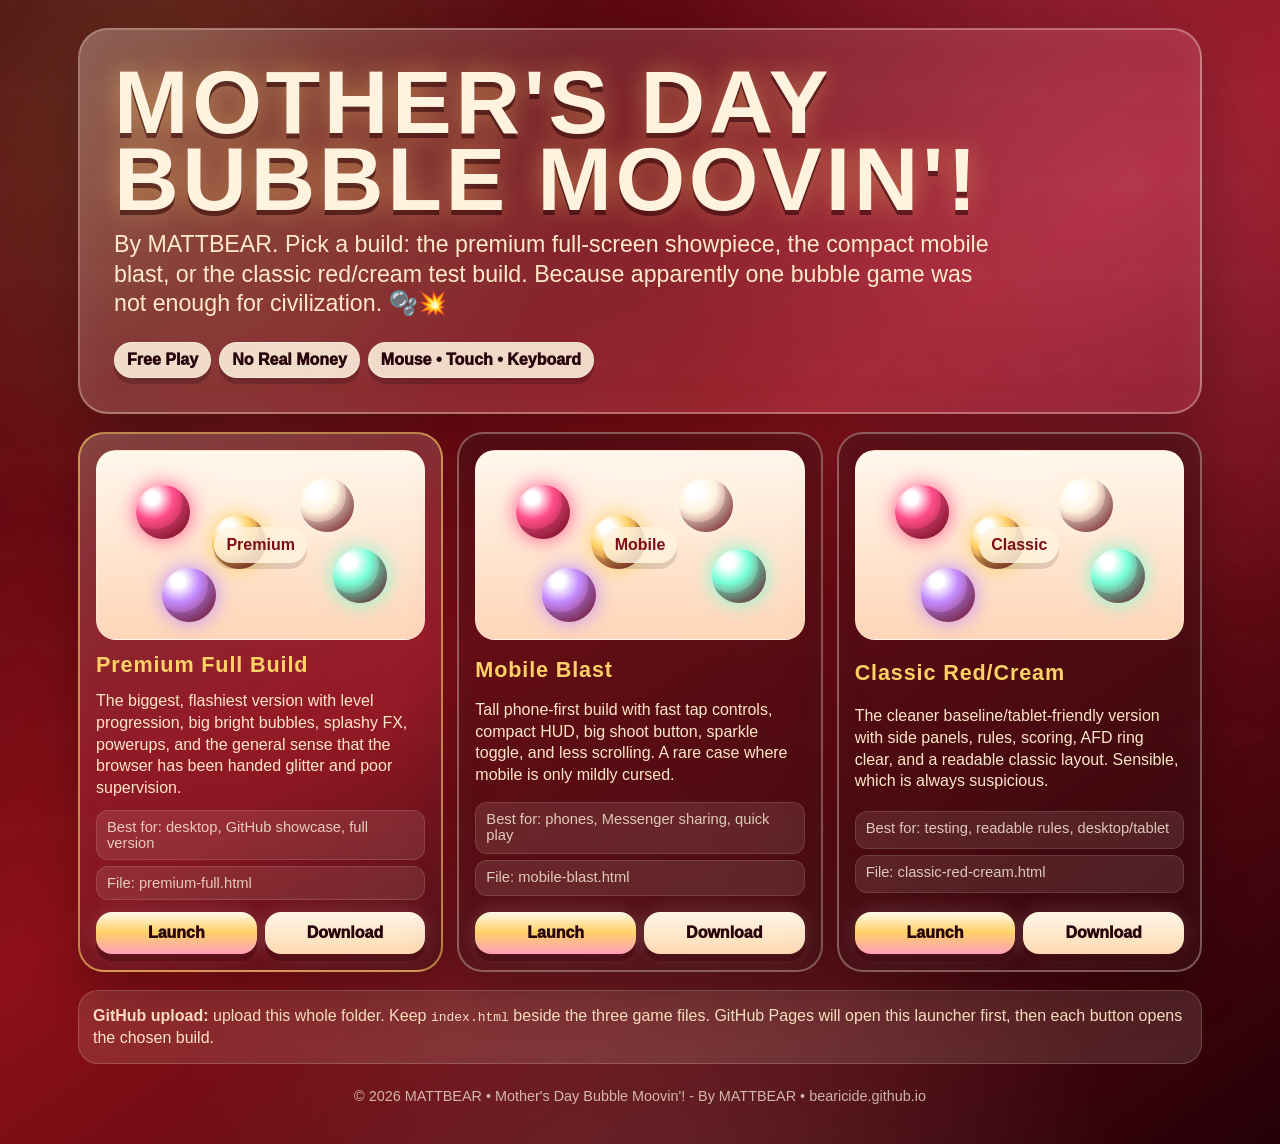
<file: index.html>
<!DOCTYPE html>
<html lang="en">
<head>
<meta charset="UTF-8" />
<meta name="viewport" content="width=device-width, initial-scale=1.0, viewport-fit=cover" />
<title>Mother's Day Bubble Moovin'! - By MATTBEAR</title>
<meta name="description" content="Launcher index for Mother's Day Bubble Moovin'! - By MATTBEAR." />
<style>
:root{
  --red:#8f1018;--red2:#c9223a;--cream:#fff3df;--cream2:#ffe1c2;--pink:#ff6fa7;--gold:#ffd166;--ink:#27050b;--deep:#130005;
}
*{box-sizing:border-box}
html,body{margin:0;min-height:100%;background:#130005;color:var(--cream);font-family:Bahnschrift,"Arial Narrow",Arial,sans-serif;overflow-x:hidden}
body{background:
 radial-gradient(circle at 12% 10%,rgba(255,209,102,.22),transparent 28%),
 radial-gradient(circle at 88% 16%,rgba(255,111,167,.26),transparent 32%),
 radial-gradient(circle at 50% 110%,rgba(255,243,223,.14),transparent 35%),
 linear-gradient(145deg,#3a020b 0%,#8f1018 48%,#250008 100%)}
body:before{content:"";position:fixed;inset:0;pointer-events:none;opacity:.18;background-image:linear-gradient(30deg,rgba(255,255,255,.08) 12%,transparent 12.5%,transparent 87%,rgba(255,255,255,.08) 87.5%),linear-gradient(150deg,rgba(255,255,255,.08) 12%,transparent 12.5%,transparent 87%,rgba(255,255,255,.08) 87.5%);background-size:54px 92px}
.wrap{position:relative;z-index:1;width:min(1180px,100%);margin:0 auto;padding:clamp(14px,3vw,28px);display:grid;gap:18px}
.hero{border:2px solid rgba(255,243,223,.35);border-radius:30px;padding:clamp(18px,4vw,34px);background:linear-gradient(135deg,rgba(255,243,223,.17),rgba(255,111,167,.10));box-shadow:0 24px 80px rgba(0,0,0,.34),inset 0 0 36px rgba(255,255,255,.06);overflow:hidden;position:relative}
.hero:after{content:"";position:absolute;inset:-40%;background:linear-gradient(115deg,transparent 35%,rgba(255,255,255,.16) 50%,transparent 65%);animation:shine 5.5s infinite;transform:translateX(-40%) rotate(8deg)}
@keyframes shine{0%,38%{transform:translateX(-60%) rotate(8deg)}68%,100%{transform:translateX(60%) rotate(8deg)}}
h1{position:relative;z-index:1;margin:0;text-transform:uppercase;letter-spacing:.04em;font-size:clamp(2.2rem,7vw,6.4rem);line-height:.86;text-shadow:0 5px 0 rgba(40,0,5,.55),0 0 24px rgba(255,209,102,.42)}
.sub{position:relative;z-index:1;margin-top:12px;font-size:clamp(1rem,2.2vw,1.45rem);color:#ffe9c9;max-width:880px;line-height:1.28}
.badges{position:relative;z-index:1;display:flex;flex-wrap:wrap;gap:8px;margin-top:16px}.badge{border:1px solid rgba(255,255,255,.35);border-radius:999px;background:rgba(255,243,223,.88);color:var(--ink);font-weight:1000;padding:8px 12px;box-shadow:0 6px 0 rgba(0,0,0,.18)}
.grid{display:grid;grid-template-columns:repeat(3,minmax(0,1fr));gap:14px}.card{border:2px solid rgba(255,243,223,.34);border-radius:26px;background:rgba(43,12,18,.42);backdrop-filter:blur(7px);box-shadow:0 18px 48px rgba(0,0,0,.28),inset 0 0 26px rgba(255,255,255,.045);padding:16px;display:grid;gap:12px;min-height:100%}.card.featured{background:linear-gradient(160deg,rgba(255,243,223,.21),rgba(255,111,167,.12),rgba(43,12,18,.45));border-color:rgba(255,209,102,.62)}
.preview{height:190px;border-radius:20px;border:1px solid rgba(255,255,255,.20);background:radial-gradient(circle at 50% 22%,rgba(255,255,255,.18),transparent 30%),linear-gradient(180deg,#fff7ec,#ffd6b8);overflow:hidden;position:relative;display:grid;place-items:center}.orbs{position:absolute;inset:0}.orb{position:absolute;width:54px;height:54px;border-radius:999px;background:radial-gradient(circle at 30% 24%,#fff 0 12%,var(--c) 38%,#7c0617 100%);box-shadow:0 0 20px var(--g),inset -8px -10px 0 rgba(0,0,0,.15);animation:float 3.6s ease-in-out infinite}.orb:nth-child(1){--c:#ff4f8b;--g:#ff4f8b;left:12%;top:18%}.orb:nth-child(2){--c:#ffd166;--g:#ffd166;left:35%;top:34%;animation-delay:.4s}.orb:nth-child(3){--c:#fff3df;--g:#fff3df;left:62%;top:14%;animation-delay:.8s}.orb:nth-child(4){--c:#77ffd7;--g:#77ffd7;left:72%;top:52%;animation-delay:1.2s}.orb:nth-child(5){--c:#c38bff;--g:#c38bff;left:20%;top:62%;animation-delay:1.6s}@keyframes float{0%,100%{transform:translateY(0) scale(1)}50%{transform:translateY(-12px) scale(1.05)}}
.preview b{position:relative;z-index:1;color:#7d0d18;background:rgba(255,243,223,.82);border-radius:999px;padding:9px 12px;box-shadow:0 6px 0 rgba(0,0,0,.12)}
h2{margin:0;color:#ffd166;letter-spacing:.04em;font-size:1.35rem}.desc{color:#ffe7c7;line-height:1.35;margin:0}.meta{display:grid;gap:6px;color:#fff3dfcc;font-size:.92rem}.meta span{border:1px solid rgba(255,255,255,.12);background:rgba(255,243,223,.10);border-radius:12px;padding:8px 10px}.actions{display:grid;grid-template-columns:1fr 1fr;gap:8px;margin-top:auto}.actions a{display:grid;place-items:center;text-align:center;text-decoration:none;color:#27050b;background:linear-gradient(180deg,#fff9eb,#ffd166 48%,#ff9fbd);border-radius:16px;padding:12px 10px;font-weight:1000;box-shadow:0 7px 0 rgba(60,0,8,.42),0 0 22px rgba(255,255,255,.16)}.actions a.secondary{background:linear-gradient(180deg,#fff6e7,#ffd9b2)}.actions a:active{transform:translateY(4px);box-shadow:0 3px 0 rgba(60,0,8,.42)}
.note{border:1px solid rgba(255,255,255,.18);border-radius:20px;background:rgba(255,243,223,.12);padding:14px;color:#ffe5c4;line-height:1.35}.foot{text-align:center;color:rgba(255,243,223,.72);font-size:.9rem;padding:6px 0 12px}
@media(max-width:900px){.grid{grid-template-columns:1fr}.preview{height:160px}.actions{grid-template-columns:1fr}}@media(max-width:540px){.wrap{padding:10px}.hero{border-radius:22px}.card{border-radius:20px;padding:12px}h1{font-size:clamp(2rem,14vw,4.2rem)}.badge{font-size:.8rem}}
</style>
</head>
<body>
<main class="wrap">
  <section class="hero">
    <h1>Mother's Day<br>Bubble Moovin'!</h1>
    <p class="sub">By MATTBEAR. Pick a build: the premium full-screen showpiece, the compact mobile blast, or the classic red/cream test build. Because apparently one bubble game was not enough for civilization. 🫧💥</p>
    <div class="badges"><span class="badge">Free Play</span><span class="badge">No Real Money</span><span class="badge">Mouse • Touch • Keyboard</span></div>
  </section>

  <section class="grid" aria-label="Game versions">
    <article class="card featured">
      <div class="preview"><div class="orbs"><i class="orb"></i><i class="orb"></i><i class="orb"></i><i class="orb"></i><i class="orb"></i></div><b>Premium</b></div>
      <h2>Premium Full Build</h2>
      <p class="desc">The biggest, flashiest version with level progression, big bright bubbles, splashy FX, powerups, and the general sense that the browser has been handed glitter and poor supervision.</p>
      <div class="meta"><span>Best for: desktop, GitHub showcase, full version</span><span>File: premium-full.html</span></div>
      <div class="actions"><a href="premium-full.html">Launch</a><a class="secondary" href="premium-full.html" download>Download</a></div>
    </article>

    <article class="card">
      <div class="preview"><div class="orbs"><i class="orb"></i><i class="orb"></i><i class="orb"></i><i class="orb"></i><i class="orb"></i></div><b>Mobile</b></div>
      <h2>Mobile Blast</h2>
      <p class="desc">Tall phone-first build with fast tap controls, compact HUD, big shoot button, sparkle toggle, and less scrolling. A rare case where mobile is only mildly cursed.</p>
      <div class="meta"><span>Best for: phones, Messenger sharing, quick play</span><span>File: mobile-blast.html</span></div>
      <div class="actions"><a href="mobile-blast.html">Launch</a><a class="secondary" href="mobile-blast.html" download>Download</a></div>
    </article>

    <article class="card">
      <div class="preview"><div class="orbs"><i class="orb"></i><i class="orb"></i><i class="orb"></i><i class="orb"></i><i class="orb"></i></div><b>Classic</b></div>
      <h2>Classic Red/Cream</h2>
      <p class="desc">The cleaner baseline/tablet-friendly version with side panels, rules, scoring, AFD ring clear, and a readable classic layout. Sensible, which is always suspicious.</p>
      <div class="meta"><span>Best for: testing, readable rules, desktop/tablet</span><span>File: classic-red-cream.html</span></div>
      <div class="actions"><a href="classic-red-cream.html">Launch</a><a class="secondary" href="classic-red-cream.html" download>Download</a></div>
    </article>
  </section>

  <section class="note">
    <b>GitHub upload:</b> upload this whole folder. Keep <code>index.html</code> beside the three game files. GitHub Pages will open this launcher first, then each button opens the chosen build.
  </section>

  <footer class="foot">© 2026 MATTBEAR • Mother's Day Bubble Moovin'! - By MATTBEAR • bearicide.github.io</footer>
</main>
</body>
</html>
</file>
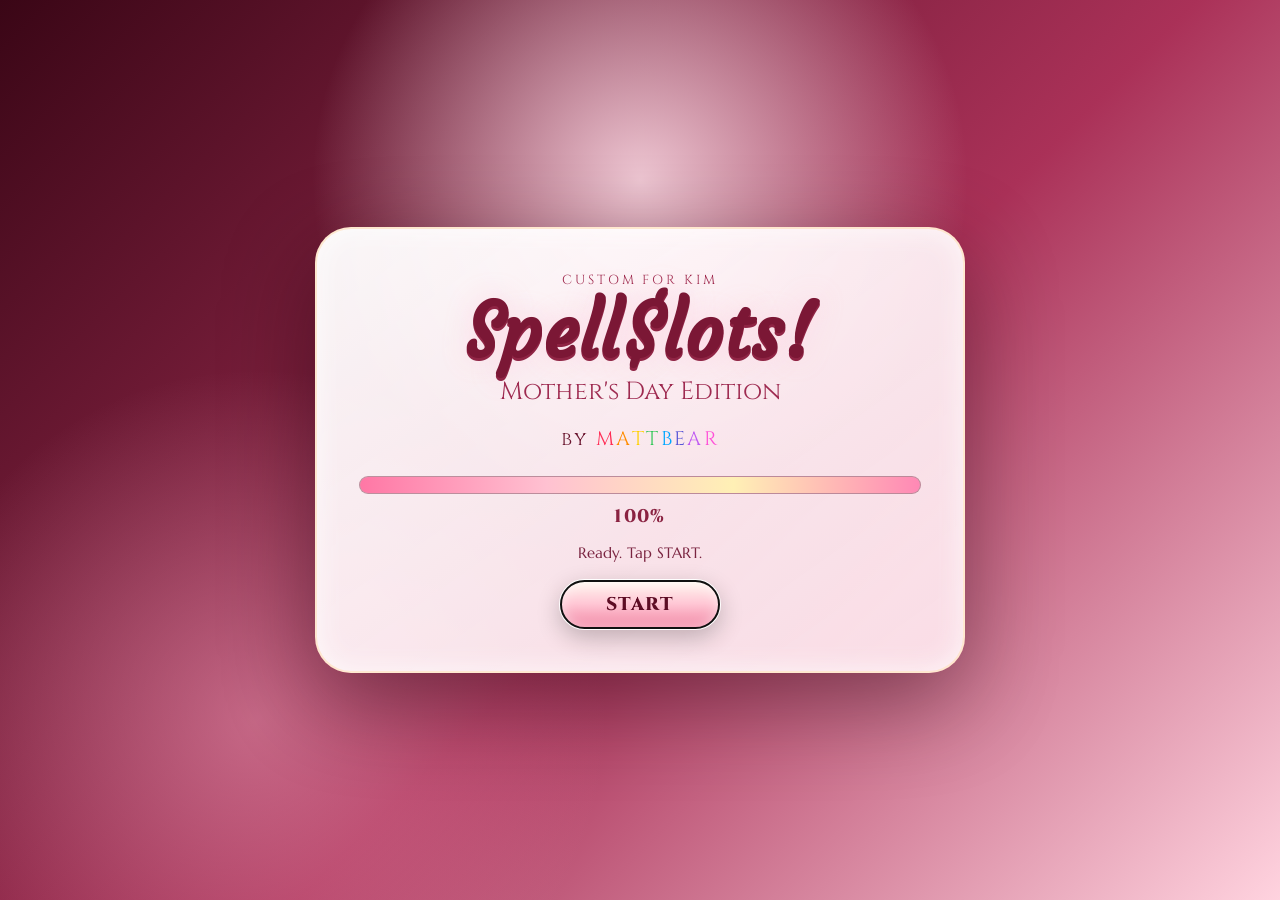
<file: arcade-chaos/index.html>
<!DOCTYPE html>
<html lang="en">
<head>
<meta charset="UTF-8">
<meta name="viewport" content="width=device-width, initial-scale=1, viewport-fit=cover">
<title>Spell$lots! - Mother's Day Ed. v3.0 Stable</title>
<link rel="preconnect" href="https://fonts.googleapis.com">
<link rel="preconnect" href="https://fonts.gstatic.com" crossorigin>
<link href="https://fonts.googleapis.com/css2?family=Courgette&family=Marcellus&family=Cinzel:wght@600;700;800&display=swap" rel="stylesheet">
<link rel="stylesheet" href="css/styles.css">
</head>
<body>

<div class="operator-panel" id="operatorPanel" aria-hidden="true">
  <div class="operator-card">
    <div class="operator-head">
      <h3>Kim Operator Menu</h3>
      <button class="op-close" id="opClose" type="button">×</button>
    </div>

    <div class="mini-player" id="miniPlayer">
      <div class="mini-art" id="miniArt">
        <span>🌹</span>
      </div>
      <div class="mini-info">
        <div class="mini-title">Mother's Day Loop</div>
        <div class="mini-subtitle">by <span class="mattbear-rainbow"><span>M</span><span>A</span><span>T</span><span>T</span><span>B</span><span>E</span><span>A</span><span>R</span></span></div>
        <div class="mini-bars" id="miniBars">
          <i></i><i></i><i></i><i></i><i></i><i></i>
        </div>
      </div>
      <div class="mini-controls">
        <button class="btn mini-btn" id="miniPlay" type="button">PLAY</button>
        <button class="btn mini-btn" id="miniMute" type="button">MUTE</button>
      </div>
    </div>

    <p class="op-note">Prototype tuning panel. Shortcut: Shift + Alt + M.</p>

    <label>Machine Mood
      <select id="opMode">
        <option value="reserved">Reserved</option>
        <option value="standard" selected>Standard</option>
        <option value="warm">Warm</option>
        <option value="queen">Queen's Favorite</option>
        <option value="chaos">Chaos Bear</option>
        <option value="custom">Custom</option>
      </select>
    </label>

    <label>Forced Word Chance <span id="opWordChanceVal">24%</span>
      <input id="opWordChance" type="range" min="0" max="45" value="24">
    </label>

    <label>Premium Symbol Boost <span id="opPremiumVal">100%</span>
      <input id="opPremium" type="range" min="50" max="200" value="100">
    </label>

    <label>Queen Bonus Trigger Ease <span id="opQueenEaseVal">100%</span>
      <input id="opQueenEase" type="range" min="60" max="180" value="100">
    </label>

    <label>Queen Bonus Min <span id="opQueenMinVal">35x</span>
      <input id="opQueenMin" type="range" min="10" max="100" value="35">
    </label>

    <label>Queen Bonus Max <span id="opQueenMaxVal">250x</span>
      <input id="opQueenMax" type="range" min="80" max="600" value="250">
    </label>

    <label>BIG WIN Chaos Threshold <span id="opChaosVal">200x</span>
      <input id="opChaos" type="range" min="50" max="500" value="200">
    </label>

    <label>Auto Spin Delay <span id="opAutoDelayVal">900ms</span>
      <input id="opAutoDelay" type="range" min="300" max="2000" step="100" value="900">
    </label>

    <div class="op-buttons">
      <button class="btn small-btn" id="opApply" type="button">APPLY</button>
      <button class="btn small-btn" id="opSave" type="button">SAVE</button>
      <button class="btn small-btn" id="opReset" type="button">RESET SETTINGS</button>
      <button class="btn small-btn" id="opClearProgress" type="button">CLEAR WORDS</button>
    </div>

    <div class="op-status" id="opStatus">Settings active for this session.</div>
  </div>
</div>

<div class="help word-modal" id="wordModal">
  <h3>Word Dictionary</h3>
  <p>Found words glow after you discover them.</p>
  <h4>2-letter words</h4>
  <div class="dict-grid" id="dict2"></div>
  <h4>3- and 4-letter words</h4>
  <div class="dict-grid" id="dict3"></div>
  <button class="continue-btn" id="wordClose" type="button">CLOSE</button>
</div>

<div class="splash" id="splash">
  <div class="splash-card">
    <div class="splash-kicker">custom for Kim</div>
    <h1 class="splash-title">Spell$lots!</h1>
    <div class="splash-edition">Mother's Day Edition</div>
    <div class="splash-by">by <span class="mattbear-rainbow"><span>M</span><span>A</span><span>T</span><span>T</span><span>B</span><span>E</span><span>A</span><span>R</span></span></div>
    <div class="splash-progress-wrap">
      <div class="splash-progress" id="splashProgress"></div>
    </div>
    <div class="splash-percent" id="splashPercent">0%</div>
    <div class="splash-note" id="splashNote">Loading...</div>
    <button class="continue-btn" id="splashEnter" type="button" style="display:none;">START</button>
  </div>
</div>


<audio id="bgMusic" preload="auto" src="audio/mother-day-loop.wav" loop></audio>
<audio id="sSpin" preload="auto" src="audio/spin-start.wav"></audio>
<audio id="sStop" preload="auto" src="audio/reel-stop.wav"></audio>
<audio id="sSmall" preload="auto" src="audio/small-win.wav"></audio>
<audio id="sBig" preload="auto" src="audio/big-win.wav"></audio>
<audio id="sQueen" preload="auto" src="audio/queen-bonus.wav"></audio>
<audio id="sClick" preload="auto" src="audio/button-click.wav"></audio>

<div id="petals"></div><div id="sparkles"></div>
<div class="toast" id="toast"><h2></h2><p></p><button class="continue-btn" id="toastContinue" type="button">CONTINUE</button></div>
<div class="help" id="help"><h3>Controls</h3><p><b>Touch / Mouse:</b> Tap the buttons.</p><p><b>Keyboard:</b> Space spin, arrows bet, A auto, S sound, M music, I info.</p></div>

<main class="app">
  <aside class="panel">
    <div class="brand"><div class="kicker">custom for Kim</div><h1>Spell$lots!</h1><div class="sub">Mother's Day Ed.</div></div>
    <div class="mini">Main goal: tap SPIN, make words, and fill the bonus.</div>
</div>
    
    <h2 class="court-title" style="margin-top:14px">Words</h2>
    <button class="btn small-btn" id="wordsBtn" type="button">WORD LIST</button>
    <div class="word-box" id="wordBox">
      <div class="word-box-title">Found Words</div>
      <div id="foundWords">None yet</div>
    </div>

    <div class="spin-log-card">
      <div class="word-box-title">Last Spin Words</div>
      <div id="lastSpinWords" class="spin-log empty">None yet</div>
      <div class="word-box-title" style="margin-top:8px;">Recent Spins</div>
      <div id="spinHistory" class="spin-history">No spins yet</div>
    </div>

  
    <div class="mini" id="unlockText">Spell words to unlock more lines.</div>
  </aside>

  <section class="center">
    <div class="cabinet" id="cabinet">
      <div class="marquee"><h2>Mother's Day Edition</h2><p>Tap SPIN and enjoy.</p></div>
      <div class="reel-frame" id="reelFrame"><svg class="payline-svg" id="paylineSvg"></svg><div class="reels" id="reels"></div></div>
    </div>
    <nav class="controls">
    <div class="group"><button class="btn" id="betDown">− BET</button><div class="meter" id="betDisplay">BET $0.10</div><button class="btn" id="betUp">+ BET</button></div>
    <button class="btn spin ready" id="spinBtn">SPIN</button>
    <div class="group right"><button class="btn" id="autoBtn">AUTO OFF</button>
      <select class="auto-select" id="autoCount" aria-label="Auto spin count">
        <option value="10">10 spins</option>
        <option value="25">25 spins</option>
        <option value="50">50 spins</option>
        <option value="100">100 spins</option>
        <option value="0">Until stopped</option>
      </select><button class="btn" id="soundBtn">SOUND ON</button><button class="btn" id="musicBtn">MUSIC ON</button><input class="vol" id="musicVol" type="range" min="0" max="100" value="28" aria-label="Music volume"><button class="btn" id="infoBtn">INFO</button><div class="meter" id="winDisplay">WIN $0.00</div></div>
  </nav>

    
    <div class="overall-progress">
      <div class="label">Game Progress</div>
      <div class="progress"><div class="bar" id="overallBar"></div></div>
      <div class="mini-progress-text" id="overallText">0% complete</div>
    </div>
<div class="bottom-stats" id="bottomStats">
      
    <div class="stat"><div class="label">Words Spelled</div><div class="value" id="wordsSpelled">0</div><div class="progress"><div class="bar" id="wordBar"></div></div></div>
    <div class="stat"><div class="label">Active Paylines</div><div class="value"><span id="activeLines">4</span> / 10</div><div class="progress"><div class="bar" id="lineBar"></div></div></div>
    <div class="stat"><div class="label">Bouquet</div><div class="value"><span id="bouquet">0</span> / 12</div><div class="progress"><div class="bar" id="bouquetBar"></div></div></div>
    <div class="stat"><div class="label">Queen Bonus</div><div class="value"><span id="favor">0</span>%</div><div class="progress"><div class="bar" id="favorBar"></div></div>
    </div>
  </section>

  <aside class="panel">
    <h2 class="court-title">Queen's Court</h2>
    <div class="prize"><strong>👑 Crown</strong><br>Big prize.</div>
    <div class="prize"><strong>🪄 Scepter</strong><br>Bonus prize.</div>
    <div class="prize"><strong>💖 Matthew & James</strong><br>Biggest prize.</div>
    <h2 class="court-title" style="margin-top:14px">Tiles</h2>
    <div class="badges"><span class="badge">🌹 Rose</span><span class="badge">💐 Bouquet</span><span class="badge">📞 Phone</span><span class="badge">👑 Crown</span><span class="badge">💎 Gem</span><span class="badge">🦁 Lioness</span></div>
    <h2 class="court-title" style="margin-top:14px">Pays</h2>
    <div class="prize">2-letter word pays 1x</div><div class="prize">3-letter word pays 5x</div><div class="prize">4-letter word pays 12x</div><div class="prize">LOVE / MATT pays 40x</div><div class="prize">WORD / PLAY pays 100x</div><div class="prize">4-letter word pays 12x<br>LOVE / MATT pays 40x<br>WORD / PLAY pays 100x</div>
</aside>

</main>

<script src="js/app.js"></script>
</body>
</html>
</file>
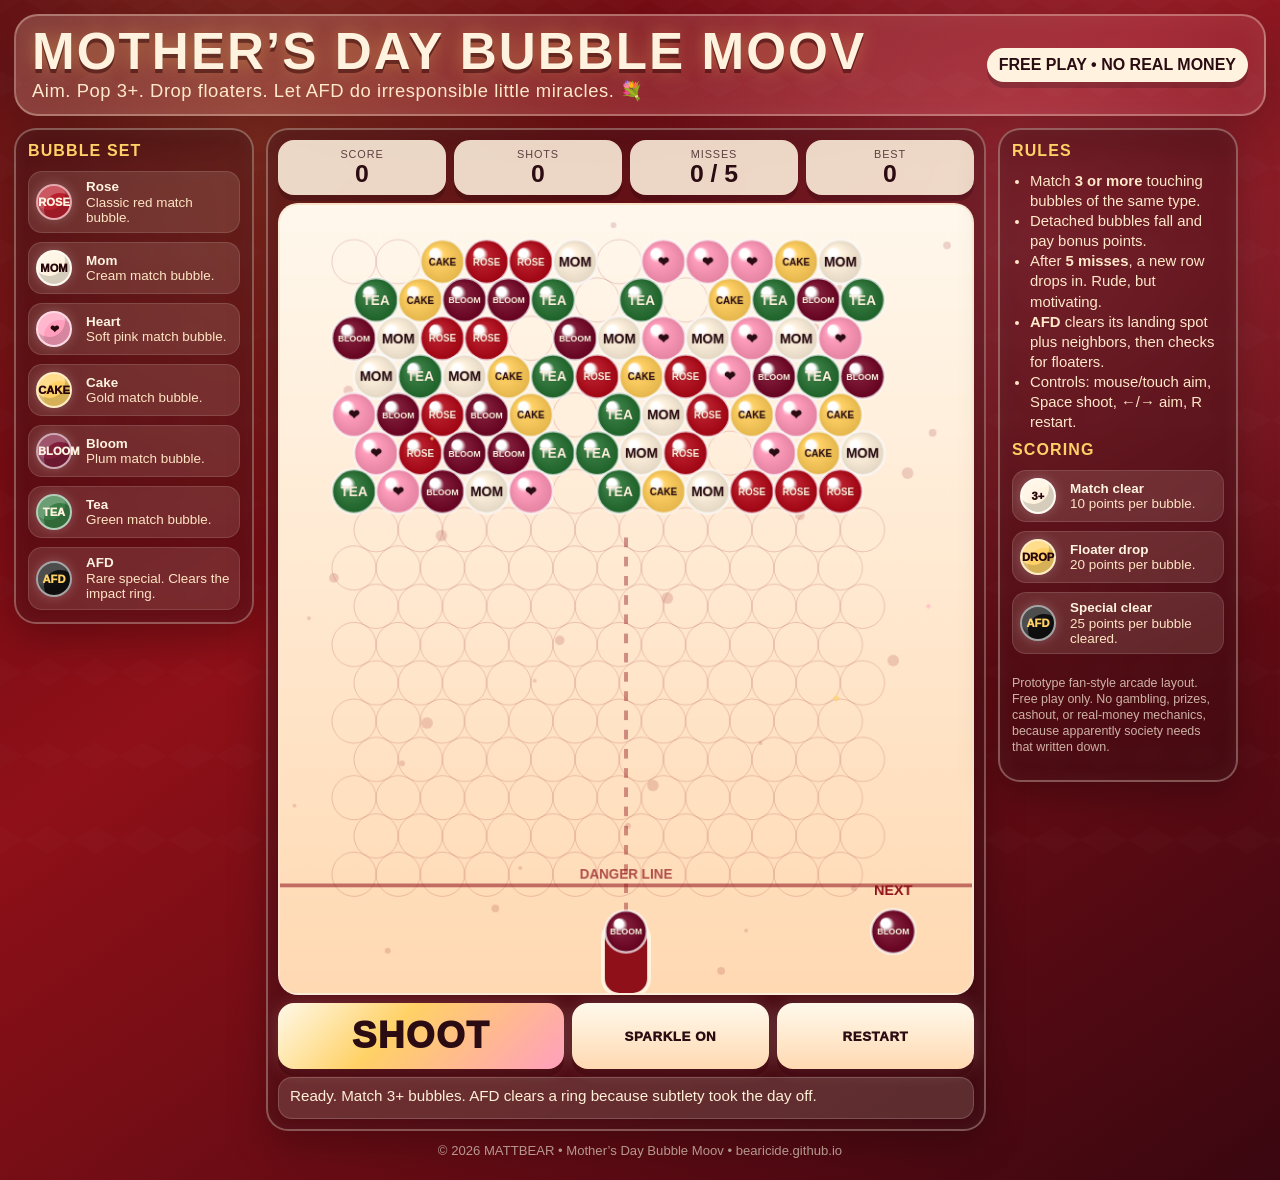
<file: classic-red-cream.html>
<!DOCTYPE html>
<!-- saved from url=(0148)file:///C:/Users/mattb/Downloads%20-%20MATTBEAR/MATTBEAR%20-%20Mothers%20Day%20Bubble%20Moov/MATTBEAR%20-%20Mothers%20Day%20Bubble%20Moov/index.html -->
<html lang="en"><head><meta http-equiv="Content-Type" content="text/html; charset=UTF-8">

<meta name="viewport" content="width=device-width, initial-scale=1.0, viewport-fit=cover">
<title>MATTBEAR - Mother's Day Bubble Moov</title>
<style>
  :root {
    --red: #8f1018;
    --red2: #b91f2c;
    --cream: #fff3df;
    --cream2: #ffe1c2;
    --pink: #ff9fbd;
    --gold: #ffd166;
    --ink: #2b0c12;
    --soft: rgba(255, 243, 223, 0.88);
    --glass: rgba(255, 243, 223, 0.18);
    --line: rgba(255,255,255,0.22);
  }

  * { box-sizing: border-box; }

  html, body {
    margin: 0;
    min-height: 100%;
    background:
      radial-gradient(circle at 20% 12%, rgba(255, 214, 102, 0.18), transparent 28%),
      radial-gradient(circle at 80% 20%, rgba(255, 159, 189, 0.22), transparent 32%),
      linear-gradient(145deg, #5e0710 0%, #8f1018 40%, #3a0710 100%);
    color: var(--cream);
    font-family: Bahnschrift, "Arial Narrow", Arial, sans-serif;
    overflow-x: hidden;
  }

  body::before {
    content: "";
    position: fixed;
    inset: 0;
    pointer-events: none;
    opacity: 0.2;
    background-image:
      linear-gradient(30deg, rgba(255,255,255,0.08) 12%, transparent 12.5%, transparent 87%, rgba(255,255,255,0.08) 87.5%, rgba(255,255,255,0.08)),
      linear-gradient(150deg, rgba(255,255,255,0.08) 12%, transparent 12.5%, transparent 87%, rgba(255,255,255,0.08) 87.5%, rgba(255,255,255,0.08));
    background-size: 48px 84px;
  }

  .shell {
    width: min(1280px, 100%);
    margin: 0 auto;
    padding: 14px;
    display: grid;
    gap: 12px;
  }

  .hero {
    border: 2px solid rgba(255, 243, 223, 0.34);
    border-radius: 24px;
    background: linear-gradient(135deg, rgba(255,243,223,0.17), rgba(255,159,189,0.09));
    box-shadow: 0 18px 60px rgba(0,0,0,0.28), inset 0 0 30px rgba(255,255,255,0.06);
    padding: 12px 16px;
    display: grid;
    grid-template-columns: 1fr auto;
    gap: 12px;
    align-items: center;
  }

  .title {
    margin: 0;
    font-size: clamp(1.7rem, 4vw, 4.4rem);
    line-height: 0.92;
    letter-spacing: 0.04em;
    text-transform: uppercase;
    text-shadow: 0 4px 0 rgba(40,0,5,0.48), 0 0 18px rgba(255, 209, 102, 0.38);
  }

  .subtitle {
    margin-top: 5px;
    color: #ffe9c9;
    font-size: clamp(0.9rem, 1.55vw, 1.15rem);
    letter-spacing: 0.03em;
  }

  .tag {
    color: var(--ink);
    background: var(--cream);
    border-radius: 999px;
    padding: 8px 12px;
    font-weight: 900;
    text-transform: uppercase;
    box-shadow: 0 6px 0 rgba(0,0,0,0.18);
    white-space: nowrap;
  }

  .layout {
    display: grid;
    grid-template-columns: minmax(170px, 240px) minmax(320px, 720px) minmax(170px, 240px);
    gap: 12px;
    align-items: start;
  }

  .panel, .game-card {
    border: 2px solid rgba(255, 243, 223, 0.32);
    border-radius: 22px;
    background: rgba(43, 12, 18, 0.38);
    box-shadow: 0 14px 38px rgba(0,0,0,0.26), inset 0 0 22px rgba(255,255,255,0.05);
    backdrop-filter: blur(6px);
  }

  .panel {
    padding: 12px;
    display: grid;
    gap: 9px;
  }

  .panel h2 {
    margin: 0 0 2px;
    font-size: 1rem;
    text-transform: uppercase;
    letter-spacing: 0.07em;
    color: var(--gold);
  }

  .mini-row {
    display: grid;
    grid-template-columns: 42px 1fr;
    gap: 8px;
    align-items: center;
    border-radius: 14px;
    background: rgba(255,243,223,0.12);
    padding: 7px;
    border: 1px solid rgba(255,255,255,0.12);
  }

  .bubble-icon {
    width: 36px;
    height: 36px;
    border-radius: 50%;
    display: grid;
    place-items: center;
    color: #26060a;
    font-weight: 1000;
    font-size: 0.7rem;
    border: 2px solid rgba(255,255,255,0.62);
    box-shadow: inset -5px -8px 0 rgba(0,0,0,0.16), inset 6px 7px 0 rgba(255,255,255,0.25), 0 0 12px rgba(255,255,255,0.22);
  }

  .mini-row b { color: var(--cream); }
  .mini-row span { color: #ffe5c4; font-size: 0.84rem; line-height: 1.15; }

  .game-card {
    position: relative;
    overflow: hidden;
    padding: 10px;
  }

  .topbar {
    display: grid;
    grid-template-columns: repeat(4, minmax(0, 1fr));
    gap: 8px;
    margin-bottom: 8px;
  }

  .stat {
    border-radius: 16px;
    background: var(--soft);
    color: var(--ink);
    padding: 8px 10px;
    text-align: center;
    box-shadow: 0 6px 0 rgba(0,0,0,0.18);
    min-height: 54px;
  }

  .stat small {
    display: block;
    text-transform: uppercase;
    letter-spacing: 0.08em;
    opacity: 0.74;
    font-size: 0.68rem;
  }

  .stat strong {
    display: block;
    font-size: clamp(1.05rem, 2.3vw, 1.55rem);
    line-height: 1.1;
  }

  .stage-wrap {
    position: relative;
    border-radius: 20px;
    overflow: hidden;
    border: 2px solid rgba(255, 243, 223, 0.48);
    background:
      radial-gradient(circle at 50% 112%, rgba(255, 209, 102, 0.16), transparent 30%),
      linear-gradient(180deg, rgba(255,243,223,0.95), rgba(255,225,194,0.93));
  }

  #game {
    display: block;
    width: 100%;
    aspect-ratio: 720 / 820;
    touch-action: none;
    cursor: crosshair;
  }

  .win-banner {
    position: absolute;
    left: 50%;
    top: 44%;
    transform: translate(-50%, -50%) scale(0.9);
    z-index: 4;
    opacity: 0;
    pointer-events: none;
    color: #fff7df;
    background: rgba(143, 16, 24, 0.88);
    border: 2px solid rgba(255,255,255,0.78);
    border-radius: 22px;
    padding: 12px 20px;
    min-width: min(84%, 520px);
    text-align: center;
    font-size: clamp(1.6rem, 6vw, 4.6rem);
    line-height: 0.92;
    font-weight: 1000;
    text-transform: uppercase;
    text-shadow: 0 4px 0 rgba(0,0,0,0.35), 0 0 20px rgba(255, 209, 102, 0.45);
    box-shadow: 0 0 36px rgba(255,209,102,0.35), 0 20px 40px rgba(0,0,0,0.28);
  }

  .win-banner.show {
    animation: winPop 1.45s ease-out forwards;
  }

  @keyframes winPop {
    0% { opacity: 0; transform: translate(-50%, -50%) scale(0.76) rotate(-1deg); }
    12% { opacity: 1; transform: translate(-50%, -50%) scale(1.06) rotate(1deg); }
    78% { opacity: 1; transform: translate(-50%, -50%) scale(1) rotate(0deg); }
    100% { opacity: 0; transform: translate(-50%, -50%) scale(1.08); }
  }

  .controls {
    display: grid;
    grid-template-columns: 1.45fr 1fr 1fr;
    gap: 8px;
    margin-top: 8px;
  }

  button {
    appearance: none;
    border: 0;
    border-radius: 16px;
    padding: 12px 10px;
    font-family: inherit;
    font-weight: 1000;
    letter-spacing: 0.04em;
    text-transform: uppercase;
    color: var(--ink);
    background: linear-gradient(180deg, #fff9eb, #ffd9b2);
    box-shadow: 0 7px 0 rgba(60,0,8,0.42), 0 0 20px rgba(255,255,255,0.18);
    cursor: pointer;
  }

  button:active { transform: translateY(4px); box-shadow: 0 3px 0 rgba(60,0,8,0.42); }

  .shoot {
    font-size: clamp(1.35rem, 3.4vw, 2.3rem);
    background: linear-gradient(135deg, #fff9e9 0%, #ffd166 40%, #ff9fbd 100%);
  }

  .readout {
    margin-top: 8px;
    min-height: 42px;
    border-radius: 14px;
    padding: 9px 11px;
    background: rgba(255, 243, 223, 0.15);
    border: 1px solid rgba(255,255,255,0.17);
    color: #fff0d7;
    font-size: 0.95rem;
  }

  .instructions {
    margin: 0;
    padding-left: 18px;
    color: #ffe8c9;
    font-size: 0.93rem;
    line-height: 1.35;
  }

  .disclaimer {
    font-size: 0.78rem;
    color: rgba(255,243,223,0.72);
    line-height: 1.28;
  }

  .footer {
    text-align: center;
    color: rgba(255,243,223,0.68);
    font-size: 0.82rem;
    padding-bottom: 8px;
  }

  @media (max-width: 980px) {
    .layout { grid-template-columns: 1fr; }
    .panel { grid-template-columns: repeat(2, minmax(0, 1fr)); }
    .panel h2, .disclaimer, .instructions { grid-column: 1 / -1; }
    .hero { grid-template-columns: 1fr; }
    .tag { justify-self: start; }
  }

  @media (max-width: 560px) {
    .shell { padding: 8px; gap: 8px; }
    .hero { padding: 10px; border-radius: 18px; }
    .game-card { padding: 7px; border-radius: 18px; }
    .topbar { grid-template-columns: repeat(2, minmax(0, 1fr)); }
    .controls { grid-template-columns: 1fr; }
    .panel { grid-template-columns: 1fr; }
  }

  @media (orientation: landscape) and (max-height: 760px) {
    .shell { max-width: 1180px; padding: 8px; gap: 8px; }
    .hero { padding: 8px 12px; }
    .title { font-size: clamp(1.4rem, 3.2vw, 3rem); }
    .subtitle { font-size: 0.82rem; }
    .layout { grid-template-columns: 180px minmax(420px, 650px) 180px; gap: 8px; }
    .panel { padding: 8px; gap: 6px; }
    .mini-row { padding: 5px; }
    .bubble-icon { width: 30px; height: 30px; font-size: 0.58rem; }
    .topbar { gap: 6px; margin-bottom: 6px; }
    .stat { min-height: 43px; padding: 5px 8px; }
    .stat strong { font-size: 1rem; }
    .controls { margin-top: 6px; }
    button { padding: 8px 8px; }
    .readout { margin-top: 6px; min-height: 34px; padding: 7px 9px; font-size: 0.82rem; }
  }
</style>
</head>
<body>
  <main class="shell">
    <header class="hero">
      <div>
        <h1 class="title">Mother’s Day Bubble Moov</h1>
        <div class="subtitle">Aim. Pop 3+. Drop floaters. Let AFD do irresponsible little miracles. 💐</div>
      </div>
      <div class="tag">Free Play • No Real Money</div>
    </header>

    <section class="layout" aria-label="Mother&#39;s Day bubble shooter layout">
      <aside class="panel" aria-label="Bubble values">
        <h2>Bubble Set</h2>
        <div class="mini-row"><div class="bubble-icon" style="background:#b91f2c;color:#fff3df">ROSE</div><span><b>Rose</b><br>Classic red match bubble.</span></div>
        <div class="mini-row"><div class="bubble-icon" style="background:#fff3df">MOM</div><span><b>Mom</b><br>Cream match bubble.</span></div>
        <div class="mini-row"><div class="bubble-icon" style="background:#ff9fbd">❤</div><span><b>Heart</b><br>Soft pink match bubble.</span></div>
        <div class="mini-row"><div class="bubble-icon" style="background:#ffd166">CAKE</div><span><b>Cake</b><br>Gold match bubble.</span></div>
        <div class="mini-row"><div class="bubble-icon" style="background:#7f1d3a;color:#fff3df">BLOOM</div><span><b>Bloom</b><br>Plum match bubble.</span></div>
        <div class="mini-row"><div class="bubble-icon" style="background:#3a7d44;color:#fff3df">TEA</div><span><b>Tea</b><br>Green match bubble.</span></div>
        <div class="mini-row"><div class="bubble-icon" style="background:#111;color:#ffd166">AFD</div><span><b>AFD</b><br>Rare special. Clears the impact ring.</span></div>
      </aside>

      <section class="game-card" aria-label="Bubble shooter game">
        <div class="topbar">
          <div class="stat"><small>Score</small><strong id="score">75</strong></div>
          <div class="stat"><small>Shots</small><strong id="shots">5</strong></div>
          <div class="stat"><small>Misses</small><strong id="misses">3 / 5</strong></div>
          <div class="stat"><small>Best</small><strong id="best">260</strong></div>
        </div>

        <div class="stage-wrap">
          <canvas id="game" width="720" height="820" aria-label="Playable bubble shooter canvas"></canvas>
          <div id="winBanner" class="win-banner show">AFD Burst!</div>
        </div>

        <div class="controls">
          <button class="shoot" id="shootBtn">Shoot</button>
          <button id="sparkleBtn">Sparkle On</button>
          <button id="restartBtn">Restart</button>
        </div>
        <div class="readout" id="readout">No match. Miss 3/5. The flowers are judging.</div>
      </section>

      <aside class="panel" aria-label="Instructions and scoring">
        <h2>Rules</h2>
        <ul class="instructions">
          <li>Match <b>3 or more</b> touching bubbles of the same type.</li>
          <li>Detached bubbles fall and pay bonus points.</li>
          <li>After <b>5 misses</b>, a new row drops in. Rude, but motivating.</li>
          <li><b>AFD</b> clears its landing spot plus neighbors, then checks for floaters.</li>
          <li>Controls: mouse/touch aim, Space shoot, ←/→ aim, R restart.</li>
        </ul>
        <h2>Scoring</h2>
        <div class="mini-row"><div class="bubble-icon" style="background:#fff3df">3+</div><span><b>Match clear</b><br>10 points per bubble.</span></div>
        <div class="mini-row"><div class="bubble-icon" style="background:#ffd166">DROP</div><span><b>Floater drop</b><br>20 points per bubble.</span></div>
        <div class="mini-row"><div class="bubble-icon" style="background:#111;color:#ffd166">AFD</div><span><b>Special clear</b><br>25 points per bubble cleared.</span></div>
        <p class="disclaimer">Prototype fan-style arcade layout. Free play only. No gambling, prizes, cashout, or real-money mechanics, because apparently society needs that written down.</p>
      </aside>
    </section>

    <footer class="footer">© 2026 MATTBEAR • Mother’s Day Bubble Moov • bearicide.github.io</footer>
  </main>

<script>
(() => {
  "use strict";

  const canvas = document.getElementById("game");
  const ctx = canvas.getContext("2d");
  const scoreEl = document.getElementById("score");
  const shotsEl = document.getElementById("shots");
  const missesEl = document.getElementById("misses");
  const bestEl = document.getElementById("best");
  const readout = document.getElementById("readout");
  const winBanner = document.getElementById("winBanner");
  const shootBtn = document.getElementById("shootBtn");
  const restartBtn = document.getElementById("restartBtn");
  const sparkleBtn = document.getElementById("sparkleBtn");

  const W = canvas.width;
  const H = canvas.height;
  const R = 23;
  const COLS = 12;
  const MAX_ROWS = 17;
  const START_ROWS = 7;
  const LEFT = 54;
  const TOP = 36;
  const CELL_X = R * 2;
  const CELL_Y = Math.sqrt(3) * R;
  const SHOOTER = { x: W / 2, y: H - 64 };
  const SHOT_SPEED = 13.25;
  const MAX_MISSES = 5;

  const normalTypes = ["rose", "mom", "heart", "cake", "bloom", "tea"];
  const typeData = {
    rose: { label: "ROSE", color: "#b91f2c", text: "#fff3df" },
    mom: { label: "MOM", color: "#fff3df", text: "#2b0c12" },
    heart: { label: "❤", color: "#ff9fbd", text: "#2b0c12" },
    cake: { label: "CAKE", color: "#ffd166", text: "#2b0c12" },
    bloom: { label: "BLOOM", color: "#7f1d3a", text: "#fff3df" },
    tea: { label: "TEA", color: "#3a7d44", text: "#fff3df" },
    afd: { label: "AFD", color: "#111111", text: "#ffd166" }
  };

  let grid;
  let active;
  let current;
  let next;
  let angle = -Math.PI / 2;
  let score = 0;
  let shots = 0;
  let misses = 0;
  let gameOver = false;
  let sparkleMode = true;
  let particles = [];
  let best = Number(localStorage.getItem("mattbearBubbleMoovBest") || 0);
  let lastTime = performance.now();

  bestEl.textContent = best.toString();

  function makeGrid() {
    return Array.from({ length: MAX_ROWS }, () => Array(COLS).fill(null));
  }

  function randomType(includeSpecial = true) {
    if (includeSpecial && Math.random() < 0.055) return "afd";
    return normalTypes[Math.floor(Math.random() * normalTypes.length)];
  }

  function randomRowType() {
    return normalTypes[Math.floor(Math.random() * normalTypes.length)];
  }

  function cellToXY(row, col) {
    return {
      x: LEFT + R + col * CELL_X + (row % 2 ? R : 0),
      y: TOP + R + row * CELL_Y
    };
  }

  function validCell(row, col) {
    if (row < 0 || row >= MAX_ROWS || col < 0 || col >= COLS) return false;
    const p = cellToXY(row, col);
    return p.x >= R + 8 && p.x <= W - R - 8 && p.y >= R && p.y <= SHOOTER.y - 40;
  }

  function neighbors(row, col) {
    const even = row % 2 === 0;
    const list = even
      ? [[row, col - 1], [row, col + 1], [row - 1, col - 1], [row - 1, col], [row + 1, col - 1], [row + 1, col]]
      : [[row, col - 1], [row, col + 1], [row - 1, col], [row - 1, col + 1], [row + 1, col], [row + 1, col + 1]];
    return list.filter(([r, c]) => validCell(r, c));
  }

  function reset() {
    grid = makeGrid();
    for (let r = 0; r < START_ROWS; r++) {
      for (let c = 0; c < COLS; c++) {
        if (validCell(r, c) && Math.random() > 0.08) grid[r][c] = randomRowType();
      }
    }
    active = null;
    current = randomType(true);
    next = randomType(true);
    angle = -Math.PI / 2;
    score = 0;
    shots = 0;
    misses = 0;
    gameOver = false;
    particles = [];
    updateHud();
    setReadout("Ready. Match 3+ bubbles. AFD clears a ring because subtlety took the day off.");
  }

  function updateHud() {
    scoreEl.textContent = score.toString();
    shotsEl.textContent = shots.toString();
    missesEl.textContent = `${misses} / ${MAX_MISSES}`;
    if (score > best) {
      best = score;
      localStorage.setItem("mattbearBubbleMoovBest", String(best));
      bestEl.textContent = String(best);
    }
  }

  function setReadout(text) {
    readout.textContent = text;
  }

  function showWin(text) {
    winBanner.textContent = text;
    winBanner.classList.remove("show");
    void winBanner.offsetWidth;
    winBanner.classList.add("show");
  }

  function getPointerPos(evt) {
    const rect = canvas.getBoundingClientRect();
    const point = evt.touches ? evt.touches[0] : evt;
    return {
      x: (point.clientX - rect.left) * (canvas.width / rect.width),
      y: (point.clientY - rect.top) * (canvas.height / rect.height)
    };
  }

  function aimAt(x, y) {
    let a = Math.atan2(y - SHOOTER.y, x - SHOOTER.x);
    const min = -Math.PI + 0.16;
    const max = -0.16;
    if (a > 0) a = a < Math.PI / 2 ? max : min;
    angle = Math.max(min, Math.min(max, a));
  }

  function shoot() {
    if (gameOver) {
      reset();
      return;
    }
    if (active) return;
    active = {
      x: SHOOTER.x,
      y: SHOOTER.y,
      type: current,
      vx: Math.cos(angle) * SHOT_SPEED,
      vy: Math.sin(angle) * SHOT_SPEED
    };
    current = next;
    next = randomType(true);
    shots++;
    updateHud();
  }

  function occupiedCells() {
    const cells = [];
    for (let r = 0; r < MAX_ROWS; r++) {
      for (let c = 0; c < COLS; c++) {
        if (grid[r][c]) cells.push({ row: r, col: c, type: grid[r][c], ...cellToXY(r, c) });
      }
    }
    return cells;
  }

  function nearestEmptyCell(x, y) {
    let bestCell = null;
    let bestDist = Infinity;
    for (let r = 0; r < MAX_ROWS; r++) {
      for (let c = 0; c < COLS; c++) {
        if (!validCell(r, c) || grid[r][c]) continue;
        const p = cellToXY(r, c);
        const d = (p.x - x) ** 2 + (p.y - y) ** 2;
        if (d < bestDist) {
          bestDist = d;
          bestCell = { row: r, col: c };
        }
      }
    }
    return bestCell;
  }

  function clusterFrom(row, col) {
    const target = grid[row][col];
    if (!target || target === "afd") return [];
    const seen = new Set();
    const stack = [[row, col]];
    const cluster = [];
    while (stack.length) {
      const [r, c] = stack.pop();
      const key = `${r},${c}`;
      if (seen.has(key) || !validCell(r, c)) continue;
      seen.add(key);
      if (grid[r][c] !== target) continue;
      cluster.push([r, c]);
      for (const n of neighbors(r, c)) stack.push(n);
    }
    return cluster;
  }

  function connectedToCeiling() {
    const keep = new Set();
    const stack = [];
    for (let c = 0; c < COLS; c++) {
      if (grid[0][c]) stack.push([0, c]);
    }
    while (stack.length) {
      const [r, c] = stack.pop();
      const key = `${r},${c}`;
      if (keep.has(key) || !validCell(r, c) || !grid[r][c]) continue;
      keep.add(key);
      for (const n of neighbors(r, c)) stack.push(n);
    }
    return keep;
  }

  function spawnParticles(x, y, type, count = 12) {
    if (!sparkleMode) return;
    const data = typeData[type] || typeData.cake;
    for (let i = 0; i < count; i++) {
      const a = Math.random() * Math.PI * 2;
      const sp = 1.2 + Math.random() * 4.2;
      particles.push({
        x, y,
        vx: Math.cos(a) * sp,
        vy: Math.sin(a) * sp - 1.2,
        life: 30 + Math.random() * 24,
        max: 54,
        color: data.color,
        size: 2 + Math.random() * 3.5
      });
    }
  }

  function clearCells(cells, pointsPer, sparkleText) {
    let cleared = 0;
    for (const [r, c] of cells) {
      if (!validCell(r, c) || !grid[r][c]) continue;
      const p = cellToXY(r, c);
      spawnParticles(p.x, p.y, grid[r][c], 12);
      grid[r][c] = null;
      cleared++;
    }
    if (cleared) {
      score += cleared * pointsPer;
      showWin(sparkleText || `+${cleared * pointsPer}`);
    }
    return cleared;
  }

  function dropFloaters() {
    const keep = connectedToCeiling();
    let dropped = 0;
    for (let r = 0; r < MAX_ROWS; r++) {
      for (let c = 0; c < COLS; c++) {
        const key = `${r},${c}`;
        if (grid[r][c] && !keep.has(key)) {
          const p = cellToXY(r, c);
          spawnParticles(p.x, p.y, grid[r][c], 9);
          grid[r][c] = null;
          dropped++;
        }
      }
    }
    if (dropped) {
      score += dropped * 20;
      showWin(`Drop +${dropped * 20}`);
    }
    return dropped;
  }

  function addDangerRow() {
    for (let r = MAX_ROWS - 1; r > 0; r--) {
      grid[r] = grid[r - 1].slice();
    }
    grid[0] = Array.from({ length: COLS }, (_, c) => validCell(0, c) && Math.random() > 0.1 ? randomRowType() : null);
    misses = 0;
    setReadout("New row dropped. The board has chosen violence, naturally.");
    checkLose();
  }

  function checkLose() {
    for (let r = 0; r < MAX_ROWS; r++) {
      for (let c = 0; c < COLS; c++) {
        if (!grid[r][c]) continue;
        const p = cellToXY(r, c);
        if (p.y + R > SHOOTER.y - 42) {
          gameOver = true;
          showWin("Game Over");
          setReadout("Game over. Hit Restart or shoot again to reset the family-friendly wreckage.");
          return true;
        }
      }
    }
    return false;
  }

  function checkWin() {
    if (occupiedCells().length === 0) {
      score += 500;
      showWin("Board Clear +500");
      setReadout("Board cleared. Suspiciously competent. New layout loaded.");
      for (let r = 0; r < START_ROWS; r++) {
        for (let c = 0; c < COLS; c++) {
          if (validCell(r, c) && Math.random() > 0.1) grid[r][c] = randomRowType();
        }
      }
    }
  }

  function settleActive() {
    if (!active) return;
    const cell = nearestEmptyCell(active.x, active.y);
    if (!cell) {
      gameOver = true;
      active = null;
      showWin("No Room");
      return;
    }

    grid[cell.row][cell.col] = active.type;
    const placedType = active.type;
    const placedPoint = cellToXY(cell.row, cell.col);
    spawnParticles(placedPoint.x, placedPoint.y, placedType, 10);
    active = null;

    let cleared = 0;
    let dropped = 0;

    if (placedType === "afd") {
      const ring = [[cell.row, cell.col], ...neighbors(cell.row, cell.col)];
      cleared = clearCells(ring, 25, "AFD Burst!");
      dropped = dropFloaters();
      misses = 0;
      setReadout(`AFD cleared ${cleared} bubble${cleared === 1 ? "" : "s"}${dropped ? ` and dropped ${dropped}` : ""}. Tiny miracle, tolerable execution.`);
    } else {
      const cluster = clusterFrom(cell.row, cell.col);
      if (cluster.length >= 3) {
        cleared = clearCells(cluster, 10, `${cluster.length} Pop!`);
        dropped = dropFloaters();
        misses = 0;
        setReadout(`Cleared ${cleared}${dropped ? `, dropped ${dropped}` : ""}. Aim still matters, tragically.`);
      } else {
        misses++;
        setReadout(`No match. Miss ${misses}/${MAX_MISSES}. The flowers are judging.`);
        if (misses >= MAX_MISSES) addDangerRow();
      }
    }

    checkWin();
    checkLose();
    updateHud();
  }

  function updateActive() {
    if (!active || gameOver) return;
    active.x += active.vx;
    active.y += active.vy;

    if (active.x - R <= 8) {
      active.x = R + 8;
      active.vx *= -1;
    }
    if (active.x + R >= W - 8) {
      active.x = W - R - 8;
      active.vx *= -1;
    }
    if (active.y - R <= 8) {
      active.y = R + 8;
      settleActive();
      return;
    }

    for (const b of occupiedCells()) {
      const d = Math.hypot(active.x - b.x, active.y - b.y);
      if (d <= R * 2 - 2) {
        settleActive();
        return;
      }
    }

    if (active.y > H + R) {
      active = null;
      misses++;
      if (misses >= MAX_MISSES) addDangerRow();
      updateHud();
    }
  }

  function updateParticles() {
    particles = particles.filter(p => p.life > 0);
    for (const p of particles) {
      p.x += p.vx;
      p.y += p.vy;
      p.vy += 0.06;
      p.vx *= 0.985;
      p.life--;
    }
    if (sparkleMode && Math.random() < 0.2) {
      particles.push({
        x: 18 + Math.random() * (W - 36),
        y: 18 + Math.random() * (H - 170),
        vx: -0.4 + Math.random() * 0.8,
        vy: 0.2 + Math.random() * 0.8,
        life: 30 + Math.random() * 30,
        max: 60,
        color: Math.random() > 0.5 ? "#ffd166" : "#ff9fbd",
        size: 1.5 + Math.random() * 2.5
      });
    }
  }

  function drawBubble(x, y, type, pulse = 0) {
    const data = typeData[type];
    const radius = R + pulse;
    const grd = ctx.createRadialGradient(x - radius * 0.35, y - radius * 0.38, radius * 0.2, x, y, radius);
    grd.addColorStop(0, "#ffffff");
    grd.addColorStop(0.2, data.color);
    grd.addColorStop(1, shade(data.color, -28));

    ctx.save();
    ctx.beginPath();
    ctx.arc(x, y, radius, 0, Math.PI * 2);
    ctx.fillStyle = grd;
    ctx.fill();
    ctx.lineWidth = 2.6;
    ctx.strokeStyle = "rgba(255,255,255,0.72)";
    ctx.stroke();

    ctx.beginPath();
    ctx.arc(x - radius * 0.28, y - radius * 0.32, radius * 0.22, 0, Math.PI * 2);
    ctx.fillStyle = "rgba(255,255,255,0.35)";
    ctx.fill();

    ctx.fillStyle = data.text;
    ctx.textAlign = "center";
    ctx.textBaseline = "middle";
    ctx.font = `900 ${data.label.length > 4 ? 9 : data.label.length > 3 ? 10 : 14}px Bahnschrift, Arial`;
    ctx.shadowColor = "rgba(0,0,0,0.22)";
    ctx.shadowBlur = 2;
    ctx.fillText(data.label, x, y + 1);
    ctx.restore();
  }

  function shade(hex, percent) {
    const n = parseInt(hex.slice(1), 16);
    let r = (n >> 16) + percent;
    let g = ((n >> 8) & 255) + percent;
    let b = (n & 255) + percent;
    r = Math.max(0, Math.min(255, r));
    g = Math.max(0, Math.min(255, g));
    b = Math.max(0, Math.min(255, b));
    return `rgb(${r},${g},${b})`;
  }

  function drawAim() {
    const len = 420;
    let x = SHOOTER.x;
    let y = SHOOTER.y;
    let vx = Math.cos(angle);
    let vy = Math.sin(angle);
    ctx.save();
    ctx.setLineDash([10, 10]);
    ctx.lineWidth = 4;
    ctx.strokeStyle = "rgba(143, 16, 24, 0.42)";
    ctx.beginPath();
    ctx.moveTo(x, y);
    for (let i = 0; i < 2; i++) {
      let t = len;
      if (vx < 0) t = Math.min(t, (R + 8 - x) / vx);
      if (vx > 0) t = Math.min(t, (W - R - 8 - x) / vx);
      const nx = x + vx * t;
      const ny = y + vy * t;
      ctx.lineTo(nx, ny);
      if (t < len) {
        x = nx;
        y = ny;
        vx *= -1;
      } else break;
    }
    ctx.stroke();
    ctx.restore();
  }

  function drawLauncher() {
    ctx.save();
    ctx.translate(SHOOTER.x, SHOOTER.y);
    ctx.rotate(angle + Math.PI / 2);
    ctx.fillStyle = "#8f1018";
    ctx.strokeStyle = "#fff3df";
    ctx.lineWidth = 4;
    ctx.beginPath();
    ctx.roundRect(-24, -10, 48, 76, 17);
    ctx.fill();
    ctx.stroke();
    ctx.restore();

    drawBubble(SHOOTER.x, SHOOTER.y, current, Math.sin(performance.now() / 170) * 1.5);
    ctx.save();
    ctx.fillStyle = "#8f1018";
    ctx.textAlign = "center";
    ctx.font = "900 15px Bahnschrift, Arial";
    ctx.fillText("NEXT", W - 82, H - 102);
    drawBubble(W - 82, H - 64, next, 0);
    ctx.restore();
  }

  function drawBoard() {
    ctx.clearRect(0, 0, W, H);

    const bg = ctx.createLinearGradient(0, 0, 0, H);
    bg.addColorStop(0, "#fff8ed");
    bg.addColorStop(1, "#ffd9b2");
    ctx.fillStyle = bg;
    ctx.fillRect(0, 0, W, H);

    ctx.save();
    ctx.globalAlpha = 0.16;
    ctx.fillStyle = "#8f1018";
    for (let i = 0; i < 34; i++) {
      const x = (i * 97) % W;
      const y = (i * 151) % H;
      ctx.beginPath();
      ctx.arc(x, y, 2 + (i % 5), 0, Math.PI * 2);
      ctx.fill();
    }
    ctx.restore();

    ctx.save();
    ctx.strokeStyle = "rgba(143,16,24,0.18)";
    ctx.lineWidth = 1;
    for (let r = 0; r < MAX_ROWS; r++) {
      for (let c = 0; c < COLS; c++) {
        if (!validCell(r, c)) continue;
        const p = cellToXY(r, c);
        ctx.beginPath();
        ctx.arc(p.x, p.y, R, 0, Math.PI * 2);
        ctx.stroke();
      }
    }
    ctx.restore();

    for (let r = 0; r < MAX_ROWS; r++) {
      for (let c = 0; c < COLS; c++) {
        if (!grid[r][c]) continue;
        const p = cellToXY(r, c);
        drawBubble(p.x, p.y, grid[r][c]);
      }
    }

    drawAim();
    if (active) drawBubble(active.x, active.y, active.type, 1);
    drawLauncher();

    ctx.save();
    ctx.strokeStyle = "rgba(143, 16, 24, 0.55)";
    ctx.lineWidth = 4;
    ctx.beginPath();
    ctx.moveTo(0, SHOOTER.y - 48);
    ctx.lineTo(W, SHOOTER.y - 48);
    ctx.stroke();
    ctx.fillStyle = "rgba(143, 16, 24, 0.70)";
    ctx.font = "900 14px Bahnschrift, Arial";
    ctx.textAlign = "center";
    ctx.fillText("DANGER LINE", W / 2, SHOOTER.y - 55);
    ctx.restore();

    drawParticles();

    if (gameOver) {
      ctx.save();
      ctx.fillStyle = "rgba(43, 12, 18, 0.62)";
      ctx.fillRect(0, 0, W, H);
      ctx.fillStyle = "#fff3df";
      ctx.textAlign = "center";
      ctx.font = "1000 58px Bahnschrift, Arial";
      ctx.fillText("GAME OVER", W / 2, H / 2 - 18);
      ctx.font = "900 22px Bahnschrift, Arial";
      ctx.fillText("Press R or Shoot to restart", W / 2, H / 2 + 26);
      ctx.restore();
    }
  }

  function drawParticles() {
    ctx.save();
    for (const p of particles) {
      ctx.globalAlpha = Math.max(0, p.life / p.max);
      ctx.fillStyle = p.color;
      ctx.beginPath();
      ctx.moveTo(p.x, p.y - p.size);
      ctx.lineTo(p.x + p.size, p.y);
      ctx.lineTo(p.x, p.y + p.size);
      ctx.lineTo(p.x - p.size, p.y);
      ctx.closePath();
      ctx.fill();
    }
    ctx.restore();
  }

  function frame(now) {
    const delta = Math.min(32, now - lastTime);
    lastTime = now;
    void delta;
    updateActive();
    updateParticles();
    drawBoard();
    requestAnimationFrame(frame);
  }

  canvas.addEventListener("pointermove", (evt) => {
    const p = getPointerPos(evt);
    aimAt(p.x, p.y);
  });

  canvas.addEventListener("pointerdown", (evt) => {
    const p = getPointerPos(evt);
    aimAt(p.x, p.y);
    shoot();
  });

  shootBtn.addEventListener("click", shoot);
  restartBtn.addEventListener("click", reset);
  sparkleBtn.addEventListener("click", () => {
    sparkleMode = !sparkleMode;
    sparkleBtn.textContent = sparkleMode ? "Sparkle On" : "Sparkle Off";
    setReadout(sparkleMode ? "Sparkles restored. Tasteful? No. Correct? Yes." : "Sparkles off. Austerity mode, apparently.");
  });

  window.addEventListener("keydown", (evt) => {
    if (evt.code === "Space") {
      evt.preventDefault();
      shoot();
    } else if (evt.key === "ArrowLeft") {
      angle = Math.max(-Math.PI + 0.16, angle - 0.08);
    } else if (evt.key === "ArrowRight") {
      angle = Math.min(-0.16, angle + 0.08);
    } else if (evt.key.toLowerCase() === "r") {
      reset();
    }
  });

  if (!CanvasRenderingContext2D.prototype.roundRect) {
    CanvasRenderingContext2D.prototype.roundRect = function(x, y, w, h, r) {
      const radius = Math.min(r, w / 2, h / 2);
      this.beginPath();
      this.moveTo(x + radius, y);
      this.arcTo(x + w, y, x + w, y + h, radius);
      this.arcTo(x + w, y + h, x, y + h, radius);
      this.arcTo(x, y + h, x, y, radius);
      this.arcTo(x, y, x + w, y, radius);
      this.closePath();
      return this;
    };
  }

  reset();
  requestAnimationFrame(frame);
})();
</script>


</body></html>
</file>
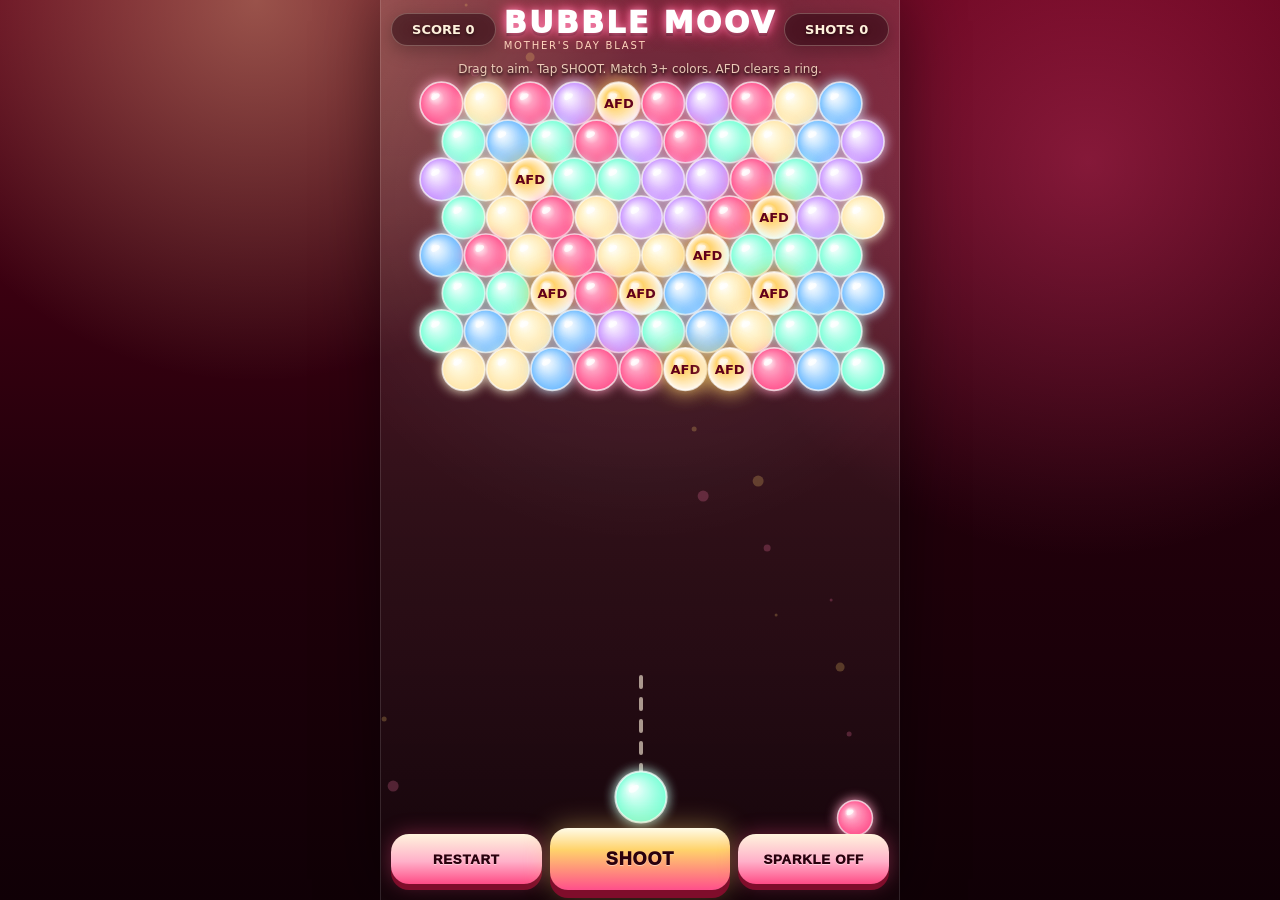
<file: mobile-blast.html>
<!DOCTYPE html>
<!-- saved from url=(0081)file:///C:/Users/mattb/Downloads%20-%20MATTBEAR/MATTBEAR%20-%20Bubble%20Moov.html -->
<html lang="en"><head><meta http-equiv="Content-Type" content="text/html; charset=UTF-8">

<meta name="viewport" content="width=device-width, initial-scale=1, maximum-scale=1, user-scalable=no, viewport-fit=cover">
<title>MATTBEAR - Bubble Moov</title>
<style>
  :root{
    --cream:#fff1dc;
    --red:#8f1230;
    --deep:#22000b;
    --pink:#ff4f8b;
    --gold:#ffd36b;
    --mint:#77ffd7;
    --blue:#69b7ff;
    --violet:#c38bff;
  }
  *{box-sizing:border-box;-webkit-tap-highlight-color:transparent;touch-action:none;user-select:none}
  html,body{margin:0;width:100%;height:100%;overflow:hidden;background:#160006;color:var(--cream);font-family:system-ui,-apple-system,Segoe UI,Roboto,Arial,sans-serif}
  body{display:grid;place-items:center;background:
    radial-gradient(circle at 20% 0%,rgba(255,217,157,.38),transparent 28%),
    radial-gradient(circle at 85% 18%,rgba(255,75,132,.33),transparent 30%),
    linear-gradient(180deg,#5c0018 0%,#22000b 55%,#100006 100%)}
  #app{position:relative;width:min(100vw,520px);height:100dvh;max-height:960px;overflow:hidden;background:
    linear-gradient(180deg,rgba(255,246,226,.12),rgba(255,246,226,.02)),
    radial-gradient(circle at 50% 22%,rgba(255,255,255,.10),transparent 46%);
    border-left:1px solid rgba(255,255,255,.12);border-right:1px solid rgba(255,255,255,.12);box-shadow:0 0 60px rgba(0,0,0,.45)}
  canvas{display:block;width:100%;height:100%}
  .topbar{position:absolute;top:calc(env(safe-area-inset-top) + 8px);left:10px;right:10px;display:grid;grid-template-columns:1fr auto 1fr;align-items:center;gap:8px;z-index:3;pointer-events:none}
  .pill{border:1px solid rgba(255,241,220,.28);background:rgba(35,0,12,.55);backdrop-filter:blur(8px);border-radius:999px;padding:8px 10px;font-weight:900;text-shadow:0 2px 3px rgba(0,0,0,.45);box-shadow:0 5px 18px rgba(0,0,0,.25),inset 0 0 20px rgba(255,255,255,.04);font-size:13px;white-space:nowrap;text-align:center}
  .title{text-align:center;font-weight:1000;letter-spacing:.08em;font-size:clamp(18px,5.4vw,30px);line-height:1;color:#fff;text-shadow:0 0 8px #ff8ab4,0 0 18px #ff336e,0 3px 1px rgba(0,0,0,.45)}
  .sub{font-size:10px;letter-spacing:.18em;color:#ffd6be;margin-top:2px}
  .bottom{position:absolute;left:10px;right:10px;bottom:calc(env(safe-area-inset-bottom) + 10px);display:grid;grid-template-columns:1fr 1.2fr 1fr;gap:8px;align-items:center;z-index:4}
  button{touch-action:manipulation;border:0;border-radius:18px;padding:12px 8px;font-weight:1000;letter-spacing:.05em;color:#2a000d;background:linear-gradient(180deg,#fff4dd,#ffb0c9 55%,#ff4c86);box-shadow:0 6px 0 #7f0d2b,0 0 20px rgba(255,78,137,.38);text-shadow:0 1px 0 rgba(255,255,255,.45);min-height:50px}
  button:active{transform:translateY(4px);box-shadow:0 2px 0 #7f0d2b,0 0 14px rgba(255,78,137,.5)}
  #shootBtn{font-size:18px;min-height:62px;background:linear-gradient(180deg,#fffbe8 0%,#ffd36b 35%,#ff4f8b 100%);box-shadow:0 8px 0 #7f0d2b,0 0 28px rgba(255,211,107,.45)}
  .toast{position:absolute;left:50%;top:50%;transform:translate(-50%,-50%) scale(.95);padding:16px 20px;border-radius:24px;background:rgba(30,0,10,.72);border:1px solid rgba(255,255,255,.22);box-shadow:0 0 40px rgba(255,80,140,.42);text-align:center;z-index:5;opacity:0;pointer-events:none;transition:.2s;font-weight:1000;text-shadow:0 2px 3px #000;max-width:88%}
  .toast.show{opacity:1;transform:translate(-50%,-50%) scale(1)}
  .toast .big{font-size:clamp(28px,9vw,52px);line-height:1;color:white;text-shadow:0 0 15px #ff4f8b,0 0 30px #ffd36b}
  .toast .small{margin-top:8px;color:#ffe5c8;font-size:14px}
  .help{position:absolute;left:12px;right:12px;top:calc(env(safe-area-inset-top) + 62px);font-size:12px;text-align:center;color:#ffe4cc;text-shadow:0 2px 3px #000;opacity:.86;z-index:2;pointer-events:none}
</style>
</head>
<body>
<div id="app">
  <div class="topbar">
    <div class="pill" id="scoreEl">SCORE 1440</div>
    <div><div class="title">BUBBLE MOOV</div><div class="sub">MOTHER'S DAY BLAST</div></div>
    <div class="pill" id="movesEl">SHOTS 11</div>
  </div>
  <div class="help" id="helpEl">Drag to aim. Tap SHOOT. Match 3+ colors. AFD clears a ring.</div>
  <canvas id="game" aria-label="Bubble shooter game" width="683" height="906" style="width: 519px; height: 689px;"></canvas>
  <div class="toast" id="toast"><div class="big" id="toastBig">BUBBLE MOOV</div><div class="small" id="toastSmall">Aim, shoot, match 3+. AFD is the loud one.</div></div>
  <div class="bottom">
    <button id="restartBtn">RESTART</button>
    <button id="shootBtn">SHOOT</button>
    <button id="sparkleBtn">SPARKLE OFF</button>
  </div>
</div>
<script>
(() => {
  'use strict';
  const canvas = document.getElementById('game');
  const ctx = canvas.getContext('2d');
  const app = document.getElementById('app');
  const scoreEl = document.getElementById('scoreEl');
  const movesEl = document.getElementById('movesEl');
  const restartBtn = document.getElementById('restartBtn');
  const shootBtn = document.getElementById('shootBtn');
  const sparkleBtn = document.getElementById('sparkleBtn');
  const toast = document.getElementById('toast');
  const toastBig = document.getElementById('toastBig');
  const toastSmall = document.getElementById('toastSmall');

  const palette = [
    {name:'ROSE', fill:'#ff4f8b', glow:'#ff9fc0'},
    {name:'CREAM', fill:'#ffe5a8', glow:'#fff7d7'},
    {name:'MINT', fill:'#72ffd4', glow:'#c8fff0'},
    {name:'BLUE', fill:'#66b7ff', glow:'#cfe9ff'},
    {name:'VIOLET', fill:'#c38bff', glow:'#ecd7ff'}
  ];
  const afd = {name:'AFD', fill:'#ffffff', glow:'#ffd36b', special:true};

  let W = 0, H = 0, dpr = 1;
  let R = 17, rowGap = 29, colGap = 34, topPad = 96;
  let grid = [];
  let rows = 9, cols = 12;
  let shooter, projectile = null;
  let score = 0, shots = 0, sparkle = true, running = true;
  let particles = [], floatTexts = [];
  let aimPoint = {x:0,y:0};

  const rand = (n) => Math.floor(Math.random() * n);
  const pickColor = () => palette[rand(palette.length)];
  const maybeBall = () => Math.random() < 0.07 ? afd : pickColor();

  function resize(){
    const rect = app.getBoundingClientRect();
    W = Math.floor(rect.width); H = Math.floor(rect.height); dpr = Math.max(1, Math.min(2, window.devicePixelRatio || 1));
    canvas.width = Math.floor(W * dpr); canvas.height = Math.floor(H * dpr);
    canvas.style.width = W + 'px'; canvas.style.height = H + 'px';
    ctx.setTransform(dpr,0,0,dpr,0,0);
    R = Math.max(14, Math.min(22, W * 0.041));
    colGap = R * 2.08; rowGap = R * 1.78;
    cols = Math.floor((W - R * 2) / colGap);
    topPad = Math.max(90, H * 0.115);
    if (shooter) shooter.y = H - 103;
  }

  function gridX(r,c){
    const used = (cols - 1) * colGap;
    const start = (W - used) / 2;
    return start + c * colGap + (r % 2 ? colGap/2 : 0);
  }
  function gridY(r){ return topPad + r * rowGap; }

  function makeGrid(){
    grid = [];
    rows = Math.max(7, Math.min(11, Math.floor((H - 250) / rowGap)));
    for(let r=0; r<rows; r++){
      const row = [];
      for(let c=0; c<cols; c++){
        const activeRows = Math.max(5, Math.min(rows, 8));
        row.push(r < activeRows ? {r,c,type:maybeBall(), stuck:true} : null);
      }
      grid.push(row);
    }
  }

  function reset(){
    resize(); score = 0; shots = 0; projectile = null; particles = []; floatTexts = []; running = true;
    shooter = {x:W/2,y:H-103,angle:-Math.PI/2,current:pickColor(),next:pickColor()};
    aimPoint = {x: W/2, y: H/2};
    makeGrid();
    syncHud();
    showToast('BUBBLE MOOV', 'Aim, shoot, match 3+. AFD is the loud one.', 1100);
  }

  function syncHud(){
    scoreEl.textContent = 'SCORE ' + score;
    movesEl.textContent = 'SHOTS ' + shots;
  }

  let toastTimer = 0;
  function showToast(big, small, ms=850){
    toastBig.textContent = big; toastSmall.textContent = small; toast.classList.add('show');
    clearTimeout(toastTimer); toastTimer = setTimeout(()=>toast.classList.remove('show'), ms);
  }

  function aimAt(x,y){
    aimPoint = {x,y};
    let a = Math.atan2(y - shooter.y, x - shooter.x);
    const min = -Math.PI + 0.17, max = -0.17;
    if(a > 0) a = x < shooter.x ? min : max;
    a = Math.max(min, Math.min(max, a));
    shooter.angle = a;
  }

  function shoot(){
    if(projectile || !running) return;
    shots++;
    projectile = {x:shooter.x, y:shooter.y - R - 4, vx:Math.cos(shooter.angle)*9.4, vy:Math.sin(shooter.angle)*9.4, type:shooter.current};
    shooter.current = shooter.next;
    shooter.next = Math.random() < 0.06 ? afd : pickColor();
    syncHud();
  }

  function nearestCell(x,y){
    let best = {r:0,c:0,d:Infinity};
    for(let r=0; r<rows; r++){
      for(let c=0; c<cols; c++){
        const gx = gridX(r,c), gy = gridY(r);
        const d = Math.hypot(x-gx,y-gy);
        if(d < best.d) best = {r,c,d};
      }
    }
    best.r = Math.max(0, Math.min(rows-1,best.r));
    best.c = Math.max(0, Math.min(cols-1,best.c));
    if(grid[best.r][best.c]){
      const open = neighbors(best.r,best.c).filter(n => !grid[n.r][n.c]);
      if(open.length){
        open.sort((a,b)=>Math.hypot(x-gridX(a.r,a.c),y-gridY(a.r))-Math.hypot(x-gridX(b.r,b.c),y-gridY(b.r,b.c)));
        best = {...open[0], d:0};
      }
    }
    return best;
  }

  function neighbors(r,c){
    const even = r % 2 === 0;
    const dirs = even ? [[0,-1],[0,1],[-1,-1],[-1,0],[1,-1],[1,0]] : [[0,-1],[0,1],[-1,0],[-1,1],[1,0],[1,1]];
    const out = [];
    for(const [dr,dc] of dirs){
      const nr=r+dr, nc=c+dc;
      if(nr>=0 && nr<rows && nc>=0 && nc<cols) out.push({r:nr,c:nc});
    }
    return out;
  }

  function placeProjectile(){
    if(!projectile) return;
    const cell = nearestCell(projectile.x, projectile.y);
    grid[cell.r][cell.c] = {r:cell.r,c:cell.c,type:projectile.type, stuck:true, popScale:1};
    const placed = grid[cell.r][cell.c];
    projectile = null;
    burst(gridX(cell.r,cell.c), gridY(cell.r), placed.type.glow, 14);

    if(placed.type.special){
      const ring = [cell, ...neighbors(cell.r,cell.c), ...neighbors(cell.r,cell.c).flatMap(n=>neighbors(n.r,n.c))];
      const seen = new Set(); let count = 0;
      for(const n of ring){
        const key = n.r+','+n.c;
        if(seen.has(key)) continue; seen.add(key);
        if(grid[n.r] && grid[n.r][n.c]){ popCell(n.r,n.c); count++; }
      }
      score += count * 90;
      addFloat(gridX(cell.r,cell.c), gridY(cell.r), 'AFD +' + (count*90));
      showToast('AFD BLAST', 'Cleared the neighborhood. Subtle, naturally.', 900);
    } else {
      const match = findMatch(cell.r, cell.c, placed.type.name);
      if(match.length >= 3){
        for(const m of match) popCell(m.r,m.c);
        score += match.length * 120;
        addFloat(gridX(cell.r,cell.c), gridY(cell.r), '+' + (match.length*120));
        dropFloaters();
      }
    }
    syncHud();
    checkEnd();
  }

  function findMatch(r,c,name){
    const seen = new Set(), stack = [{r,c}], out = [];
    while(stack.length){
      const n = stack.pop(), key = n.r+','+n.c;
      if(seen.has(key)) continue; seen.add(key);
      const b = grid[n.r] && grid[n.r][n.c];
      if(!b || b.type.name !== name || b.type.special) continue;
      out.push(n);
      for(const nb of neighbors(n.r,n.c)) stack.push(nb);
    }
    return out;
  }

  function popCell(r,c){
    const b = grid[r] && grid[r][c];
    if(!b) return;
    burst(gridX(r,c), gridY(r), b.type.glow, 10);
    grid[r][c] = null;
  }

  function dropFloaters(){
    const connected = new Set(), stack = [];
    for(let c=0;c<cols;c++) if(grid[0][c]) stack.push({r:0,c});
    while(stack.length){
      const n = stack.pop(), key=n.r+','+n.c;
      if(connected.has(key)) continue; connected.add(key);
      for(const nb of neighbors(n.r,n.c)) if(grid[nb.r][nb.c]) stack.push(nb);
    }
    let dropped = 0;
    for(let r=0;r<rows;r++) for(let c=0;c<cols;c++){
      if(grid[r][c] && !connected.has(r+','+c)){
        const b = grid[r][c];
        burst(gridX(r,c), gridY(r), b.type.fill, 6);
        grid[r][c] = null; dropped++;
      }
    }
    if(dropped){ score += dropped * 170; addFloat(W/2, topPad + rows*rowGap*.45, 'DROP +' + (dropped*170)); }
  }

  function checkEnd(){
    let left = 0, danger = false;
    for(let r=0;r<rows;r++) for(let c=0;c<cols;c++) if(grid[r][c]){ left++; if(gridY(r) > H-185) danger = true; }
    if(left === 0){ running = false; showToast('CLEARED!', 'Somehow, bubbles lost to humanity.', 2000); }
    if(danger){ running = false; showToast('GAME OVER', 'The bubbles reached the floor. Tragic little orbs.', 2000); }
  }

  function burst(x,y,color,count){
    if(!sparkle) return;
    for(let i=0;i<count;i++){
      const a = Math.random()*Math.PI*2, s = 1+Math.random()*4;
      particles.push({x,y,vx:Math.cos(a)*s,vy:Math.sin(a)*s,life:24+rand(20),color,size:2+Math.random()*3});
    }
  }
  function addFloat(x,y,text){ floatTexts.push({x,y,text,life:55}); }

  function update(){
    if(projectile){
      projectile.x += projectile.vx; projectile.y += projectile.vy;
      if(projectile.x < R){ projectile.x = R; projectile.vx *= -1; }
      if(projectile.x > W - R){ projectile.x = W - R; projectile.vx *= -1; }
      let hit = projectile.y < topPad - R;
      if(!hit){
        outer: for(let r=0;r<rows;r++){
          for(let c=0;c<cols;c++){
            const b = grid[r][c]; if(!b) continue;
            if(Math.hypot(projectile.x-gridX(r,c), projectile.y-gridY(r)) < R*1.82){ hit = true; break outer; }
          }
        }
      }
      if(hit) placeProjectile();
    }
    for(const p of particles){ p.x+=p.vx; p.y+=p.vy; p.vy+=.035; p.life--; }
    particles = particles.filter(p=>p.life>0);
    for(const f of floatTexts){ f.y-=.8; f.life--; }
    floatTexts = floatTexts.filter(f=>f.life>0);
  }

  function drawBall(x,y,type,r=R){
    ctx.save();
    ctx.shadowColor = type.glow; ctx.shadowBlur = type.special ? 20 : 12;
    const g = ctx.createRadialGradient(x-r*.35,y-r*.38,r*.08,x,y,r);
    g.addColorStop(0,'#fff'); g.addColorStop(.32,type.glow); g.addColorStop(1,type.fill);
    ctx.fillStyle = g; ctx.beginPath(); ctx.arc(x,y,r,0,Math.PI*2); ctx.fill();
    ctx.lineWidth = Math.max(1.5,r*.08); ctx.strokeStyle='rgba(255,255,255,.68)'; ctx.stroke();
    ctx.fillStyle='rgba(255,255,255,.75)'; ctx.beginPath(); ctx.ellipse(x-r*.28,y-r*.32,r*.22,r*.12,-.55,0,Math.PI*2); ctx.fill();
    if(type.special){
      ctx.fillStyle='#610019'; ctx.font = '900 '+Math.floor(r*.64)+'px system-ui'; ctx.textAlign='center'; ctx.textBaseline='middle'; ctx.fillText('AFD',x,y+1);
    }
    ctx.restore();
  }

  function render(){
    ctx.clearRect(0,0,W,H);
    ctx.save();
    ctx.globalAlpha=.24;
    for(let i=0;i<24;i++){
      const x=(i*73 + performance.now()*.018)%W, y=(i*119 + performance.now()*.012)%H;
      ctx.fillStyle=i%2?'#ffd36b':'#ff7aaa'; ctx.beginPath(); ctx.arc(x,y,1.5+(i%5),0,Math.PI*2); ctx.fill();
    }
    ctx.restore();

    for(let r=0;r<rows;r++) for(let c=0;c<cols;c++) if(grid[r][c]) drawBall(gridX(r,c), gridY(r), grid[r][c].type);

    ctx.save();
    ctx.strokeStyle='rgba(255,241,220,.62)'; ctx.lineWidth=4; ctx.setLineDash([10,12]); ctx.lineCap='round';
    ctx.beginPath(); ctx.moveTo(shooter.x,shooter.y);
    ctx.lineTo(shooter.x+Math.cos(shooter.angle)*120, shooter.y+Math.sin(shooter.angle)*120); ctx.stroke();
    ctx.restore();

    drawBall(shooter.x, shooter.y, shooter.current, R*1.2);
    drawBall(W-46, H-82, shooter.next, R*.82);
    ctx.fillStyle='rgba(255,241,220,.86)'; ctx.font='900 10px system-ui'; ctx.textAlign='center'; ctx.fillText('NEXT', W-46, H-54);
    if(projectile) drawBall(projectile.x, projectile.y, projectile.type, R*.98);

    for(const p of particles){
      ctx.globalAlpha=Math.max(0,p.life/44); ctx.fillStyle=p.color; ctx.beginPath(); ctx.arc(p.x,p.y,p.size,0,Math.PI*2); ctx.fill(); ctx.globalAlpha=1;
    }
    ctx.textAlign='center'; ctx.textBaseline='middle';
    for(const f of floatTexts){
      ctx.globalAlpha=Math.max(0,f.life/55); ctx.font='1000 24px system-ui'; ctx.fillStyle='#fff'; ctx.shadowColor='#ff4f8b'; ctx.shadowBlur=18; ctx.fillText(f.text,f.x,f.y); ctx.shadowBlur=0; ctx.globalAlpha=1;
    }
  }

  function loop(){ update(); render(); requestAnimationFrame(loop); }

  canvas.addEventListener('pointermove', e => { const r=canvas.getBoundingClientRect(); aimAt(e.clientX-r.left,e.clientY-r.top); });
  canvas.addEventListener('pointerdown', e => { const r=canvas.getBoundingClientRect(); aimAt(e.clientX-r.left,e.clientY-r.top); shoot(); });
  shootBtn.addEventListener('click', shoot);
  restartBtn.addEventListener('click', reset);
  sparkleBtn.addEventListener('click', () => { sparkle = !sparkle; sparkleBtn.textContent = sparkle ? 'SPARKLE ON' : 'SPARKLE OFF'; });
  window.addEventListener('keydown', e => {
    if(e.code === 'Space'){ e.preventDefault(); shoot(); }
    if(e.code === 'ArrowLeft'){ shooter.angle = Math.max(-Math.PI + .17, shooter.angle - .08); }
    if(e.code === 'ArrowRight'){ shooter.angle = Math.min(-.17, shooter.angle + .08); }
    if(e.code === 'KeyR') reset();
  });
  window.addEventListener('resize', () => { const old = grid.flat().filter(Boolean).length; resize(); if(!old) reset(); });

  reset(); loop();
})();
</script>


</body></html>
</file>
<file: arcade-chaos/css/styles.css>
:root{
  --burg:#350514; --ruby:#a52a4f; --pink:#ffb3cb; --cream:#fffaf3;
  --gold:#f3c36f; --ink:#51101f; --tileH:clamp(72px,13vh,122px);
}
*{box-sizing:border-box}
body{
  margin:0; min-height:100dvh; overflow:hidden; color:#fff7f4;
  font-family:Marcellus,Georgia,serif; touch-action:manipulation;
  background:
    radial-gradient(circle at 50% -10%,rgba(255,220,231,.70),transparent 36%),
    radial-gradient(circle at 16% 30%,rgba(255,170,198,.34),transparent 28%),
    linear-gradient(135deg,#2b0310,#68142e 42%,#c5456d 72%,#3a0616);
}
body:before{
  content:""; position:fixed; inset:0; pointer-events:none;
  background:repeating-linear-gradient(45deg,rgba(255,255,255,.025) 0 2px,transparent 2px 12px);
}
#petals,#sparkles{position:fixed;inset:0;overflow:hidden;pointer-events:none;z-index:1}
.petal{
  position:absolute; top:-8vh; width:13px; height:19px; border-radius:70% 30% 70% 30%;
  background:linear-gradient(145deg,#ffe2e9,#ed4d7a); opacity:.55;
  animation:fall linear infinite;
}
.sparkle{
  position:absolute; width:5px; height:5px; border-radius:50%; background:#fff5d4;
  box-shadow:0 0 12px #ffdca0; animation:twinkle 2.8s ease-in-out infinite;
}
@keyframes fall{from{transform:translateY(-8vh) rotate(0)}to{transform:translateY(116vh) translateX(70px) rotate(380deg)}}
@keyframes twinkle{0%,100%{opacity:.2;transform:scale(.7)}50%{opacity:.9;transform:scale(1.35)}}
.app{
  position:relative; z-index:2; height:100dvh; width:100vw; padding:clamp(8px,1.35vw,18px);
  display:grid; grid-template-columns:minmax(210px,270px) minmax(480px,1fr) minmax(240px,320px);
  grid-template-rows:minmax(0,1fr) auto; gap:clamp(10px,1.4vw,18px);
}
.panel,.cabinet,.controls{
  border:1px solid rgba(255,235,225,.35);
  box-shadow:0 18px 55px rgba(25,0,10,.48), inset 0 0 26px rgba(255,255,255,.08);
  backdrop-filter:blur(12px);
}
.panel{
  border-radius:30px; padding:clamp(14px,1.5vw,22px);
  background:linear-gradient(155deg,rgba(255,255,255,.24),rgba(255,246,249,.10));
  overflow:hidden;
}
.brand{text-align:center;margin-bottom:16px}
.kicker{font-family:Cinzel,serif;letter-spacing:.22em;text-transform:uppercase;font-size:.72rem;color:#ffe0e8}
.brand h1{
  margin:.14em 0 0; font-family:"Courgette", cursive; font-size:clamp(2rem,3vw,3rem);
  line-height:.95; color:#fff8eb; text-shadow:0 3px 0 #761735,0 0 22px rgba(255,205,221,.78);
}
.sub{font-size:clamp(1rem,1.7vw,1.35rem);color:#ffe2e7}
.stat,.prize,.mini{
  margin:10px 0; padding:12px 13px; border-radius:18px;
  background:linear-gradient(145deg,rgba(255,255,255,.22),rgba(255,246,249,.08));
  border:1px solid rgba(255,224,230,.2);
}
.label{font-family:Cinzel,serif;letter-spacing:.15em;text-transform:uppercase;font-size:.68rem;color:#ffe1e8}
.value{margin-top:5px;font-size:clamp(1.15rem,2vw,1.65rem);font-weight:700}
.progress{margin-top:8px;height:14px;border-radius:999px;background:rgba(30,0,10,.38);overflow:hidden;border:1px solid rgba(255,255,255,.18)}
.bar{height:100%;width:0%;border-radius:inherit;background:linear-gradient(90deg,#ffa8c4,#ffe0a3,#ffc8da);box-shadow:0 0 12px rgba(255,198,218,.68)}
.center{display:flex;align-items:center;justify-content:center;min-height:0}
.cabinet{
  position:relative; width:100%; height:100%; min-height:430px; overflow:hidden;
  border-radius:44px; padding:clamp(12px,1.6vw,19px);
  background:linear-gradient(145deg,#fffefa,#fff0f3 50%,#f7ccd6);
  border:5px solid #edc5be;
}
.cabinet:before{content:"";position:absolute;inset:10px;border-radius:34px;border:2px solid rgba(255,255,255,.58);pointer-events:none}
.cabinet.bloom1{box-shadow:0 0 45px rgba(255,166,197,.45),inset 0 0 30px rgba(255,255,255,.3)}
.cabinet.bloom2{box-shadow:0 0 65px rgba(255,184,118,.45),inset 0 0 38px rgba(255,255,255,.42)}
.cabinet.bloom3{box-shadow:0 0 85px rgba(255,211,133,.55),inset 0 0 48px rgba(255,255,255,.52)}
.marquee{
  position:relative; z-index:1; text-align:center; padding:clamp(8px,1.2vw,12px);
  margin-bottom:clamp(8px,1.2vw,14px); border-radius:28px;
  background:linear-gradient(180deg,#ad3158,#5a0d23); border:1px solid rgba(255,230,220,.45);
  overflow:hidden; box-shadow:inset 0 0 24px rgba(255,255,255,.11),0 8px 22px rgba(70,0,20,.25);
}
.marquee:after{
  content:""; position:absolute; top:0; bottom:0; width:42%; left:-60%;
  background:linear-gradient(90deg,transparent,rgba(255,255,255,.22),transparent); animation:shine 4.2s infinite;
}
@keyframes shine{0%,38%{left:-60%}70%,100%{left:120%}}
.marquee h2{
  margin:0; font-family:"Courgette", cursive; font-weight:900;
  font-size:clamp(1.55rem,3.3vw,3.35rem); line-height:1; color:#fff8eb;
  text-shadow:0 3px 0 #6f102c,0 0 24px rgba(255,210,224,.78);
}
.marquee p{margin:4px 0 0;color:#ffe0e8;font-size:clamp(.9rem,1.45vw,1.15rem)}
.reel-frame{
  position:relative; z-index:1; height:calc(100% - clamp(72px,10vw,116px));
  padding:clamp(10px,1.5vw,18px); border-radius:30px; overflow:hidden;
  background:linear-gradient(180deg,#741731,#3f0717);
  border:3px solid rgba(255,221,185,.6); box-shadow:inset 0 0 36px rgba(0,0,0,.5);
}
.reels{display:grid;grid-template-columns:repeat(4,1fr);gap:clamp(8px,1.1vw,14px);height:100%}
.reel{
  position:relative; overflow:hidden; border-radius:22px; background:linear-gradient(180deg,#fff,#fff0f4);
  border:3px solid #efbdc6; box-shadow:inset 0 0 24px rgba(85,6,26,.19),0 0 18px rgba(255,180,204,.2);
}
.reel:before,.reel:after{content:"";position:absolute;left:0;right:0;height:16%;z-index:4;pointer-events:none}
.reel:before{top:0;background:linear-gradient(180deg,rgba(255,255,255,.92),transparent)}
.reel:after{bottom:0;background:linear-gradient(0deg,rgba(80,4,22,.25),transparent)}
.strip{will-change:transform;transform:translateY(0)}
.reel.spinning .strip{filter:blur(1.1px)}
.tile{
  height:var(--tileH); margin:clamp(6px,.8vw,10px); border-radius:20px;
  display:flex; align-items:center; justify-content:center; position:relative; overflow:hidden;
  color:var(--ink); background:linear-gradient(145deg,#fff,#fff0f5);
  border:1px solid rgba(145,24,55,.22);
  box-shadow:0 8px 16px rgba(70,0,20,.14),inset 0 0 18px rgba(255,255,255,.88);
}
.pic{font-size:clamp(2rem,4.1vw,4.2rem);filter:drop-shadow(0 4px 5px rgba(85,0,26,.18))}
.word{display:none!important;
  position:absolute;bottom:5px;left:6px;right:6px;text-align:center;
  font-family:Cinzel,serif;font-size:clamp(.55rem,1vw,.82rem);letter-spacing:.08em;color:#741833;text-shadow:0 1px 0 #fff;
}
.rare{border:2px solid rgba(239,185,96,.65)}
.epic{border:2px solid rgba(255,216,145,.95);box-shadow:0 0 20px rgba(255,195,112,.35),inset 0 0 18px rgba(255,255,255,.9)}
.legend{border:2px solid #ffe0a3;animation:legendGlow 1.5s ease-in-out infinite alternate}
@keyframes legendGlow{from{box-shadow:0 0 18px rgba(255,175,205,.45)}to{box-shadow:0 0 32px rgba(255,225,145,.85)}}
.winTile{animation:winPulse .62s alternate infinite}
@keyframes winPulse{from{transform:scale(1)}to{transform:scale(1.045);box-shadow:0 0 32px rgba(255,180,210,.95)}}
.payline-svg{position:absolute;inset:0;z-index:7;pointer-events:none}
.payline-path{
  stroke:#ffe19c;stroke-width:7;stroke-linecap:round;fill:none;
  filter:drop-shadow(0 0 8px rgba(255,200,120,.9));
  stroke-dasharray:1000;stroke-dashoffset:1000;animation:drawLine .75s ease forwards;
}
@keyframes drawLine{to{stroke-dashoffset:0}}
.court-title{margin:0 0 11px;font-family:"Courgette", cursive;font-size:clamp(1.35rem,2.1vw,2rem);color:#fff3e7}
.prize strong{font-family:Cinzel,serif;color:#ffe0a3}
.badges{display:flex;gap:8px;flex-wrap:wrap;margin-top:10px}
.badge{border-radius:999px;padding:7px 10px;font-size:.82rem;background:rgba(255,255,255,.15);border:1px solid rgba(255,235,230,.2)}
.controls{
  grid-column:1/4; border-radius:30px; padding:clamp(12px,1.4vw,18px);
  background:linear-gradient(145deg,rgba(255,255,255,.25),rgba(255,246,249,.11));
  display:grid; grid-template-columns:1fr auto 1fr; align-items:center; gap:12px;
}
.group{display:flex;align-items:center;gap:10px;flex-wrap:wrap}
.right{justify-content:flex-end}
.btn{
  border:1px solid rgba(255,238,225,.55); border-radius:18px; padding:12px 16px;
  cursor:pointer; user-select:none; color:#5d0c24;
  background:linear-gradient(180deg,#fff8f0,#ffc7d5 48%,#f184a2);
  font-family:Cinzel,serif; font-weight:800; letter-spacing:.07em;
  box-shadow:0 8px 20px rgba(0,0,0,.23),inset 0 0 14px rgba(255,255,255,.58);
}
.btn:active{transform:scale(.97)}
.spin{
  min-width:clamp(170px,18vw,260px); font-size:clamp(1.45rem,2.5vw,2.25rem);
  padding:16px 44px; border-radius:999px; background:linear-gradient(180deg,#fff8ee,#ffe0e8 47%,#f07999);
}
.spin.ready{animation:spinPulse 1.4s ease-in-out infinite alternate}
@keyframes spinPulse{from{box-shadow:0 0 20px rgba(255,184,208,.48)}to{box-shadow:0 0 42px rgba(255,224,164,.82)}}
.meter{padding:10px 13px;border-radius:16px;background:rgba(50,0,18,.36);border:1px solid rgba(255,220,225,.22);font-family:Cinzel,serif;font-weight:700}
.toast{pointer-events:auto;
  position:fixed; z-index:12; left:50%; top:18%; transform:translate(-50%,-20px) scale(.98);
  max-width:min(92vw,680px); text-align:center; pointer-events:none; padding:20px 28px; border-radius:28px;
  background:linear-gradient(180deg,rgba(255,250,245,.97),rgba(255,210,224,.94)); color:#64152b;
  border:2px solid rgba(255,218,160,.75); box-shadow:0 18px 80px rgba(30,0,12,.45);
  opacity:0; transition:.32s ease;
}
.toast.show{opacity:1;transform:translate(-50%,0) scale(1)}
.toast h2{margin:0;font-family:"Courgette", cursive;font-size:clamp(1.8rem,4vw,3.2rem)}
.toast p{margin:.4em 0 0;font-size:1.15rem}
.help{z-index:300!important;
  position:fixed;z-index:20;right:12px;bottom:12px;max-width:420px;display:none;
  background:rgba(255,250,245,.97);color:#4b0b1d;border-radius:22px;padding:16px;
  border:1px solid rgba(255,215,170,.7);box-shadow:0 14px 50px rgba(20,0,8,.4);
}
.help.show{display:block}
.help h3{font-family:Cinzel,serif;margin:0 0 8px}
@media (max-width:1100px),(orientation:portrait){
  body{overflow:auto}
  .app{height:auto;min-height:100dvh;grid-template-columns:1fr;grid-template-rows:auto auto auto auto}
  .controls{grid-column:auto;grid-template-columns:1fr;justify-items:center}
  .group,.right{justify-content:center}
  .cabinet{height:min(78vh,760px)}
  :root{--tileH:clamp(68px,12vh,112px)}
}
@media (max-width:620px){
  .app{padding:8px;gap:10px}
  .cabinet{height:640px;border-radius:30px;padding:10px}
  .tile{margin:5px;border-radius:15px}
  .pic{font-size:2rem}.word{display:none!important;font-size:.52rem}
  .btn{padding:10px 12px;font-size:.9rem}
}
@media (prefers-reduced-motion:reduce){
  .petal,.sparkle,.marquee:after,.spin.ready,.legend,.winTile{animation:none!important}
  .strip{transition:none!important}
}

.splash{
  position:fixed;
  inset:0;
  z-index:100;
  display:flex;
  align-items:center;
  justify-content:center;
  padding:24px;
  background:
    radial-gradient(circle at 50% 20%,rgba(255,225,234,.86),transparent 34%),
    radial-gradient(circle at 20% 80%,rgba(255,178,203,.46),transparent 28%),
    linear-gradient(135deg,#3a0616,#aa3158 55%,#ffd3df);
  transition:opacity .55s ease, visibility .55s ease;
}
.splash.hide{
  opacity:0;
  visibility:hidden;
  pointer-events:none;
}
.splash-card{
  width:min(92vw,760px);
  text-align:center;
  padding:clamp(26px,5vw,54px);
  border-radius:36px;
  background:linear-gradient(145deg,rgba(255,255,255,.92),rgba(255,226,235,.84));
  color:#5d1027;
  border:2px solid rgba(255,232,203,.86);
  box-shadow:0 28px 90px rgba(30,0,12,.44), inset 0 0 28px rgba(255,255,255,.75);
}
.splash-kicker{
  font-family:Cinzel,serif;
  text-transform:uppercase;
  letter-spacing:.22em;
  font-size:.82rem;
  color:#9d2449;
  margin-bottom:10px;
}
.splash-title{
  margin:0;
  font-family:"Courgette", cursive;
  font-weight:900;
  font-size:clamp(2.2rem,7vw,5.4rem);
  line-height:.92;
  color:#7b1735;
  text-shadow:0 3px 0 #ffd6df,0 0 26px rgba(255,143,177,.55);
}
.splash-edition{
  margin:8px 0 0;
  font-family:Cinzel,serif;
  font-size:clamp(1.05rem,2.8vw,1.8rem);
  color:#9e2a50;
}
.splash-by{
  margin:18px 0 24px;
  font-family:Cinzel,serif;
  letter-spacing:.12em;
  font-size:clamp(.92rem,2vw,1.22rem);
  color:#6b1730;
}
.mattbear-rainbow span:nth-child(1){color:#ff2d55}
.mattbear-rainbow span:nth-child(2){color:#ff8c00}
.mattbear-rainbow span:nth-child(3){color:#ffd000}
.mattbear-rainbow span:nth-child(4){color:#35c759}
.mattbear-rainbow span:nth-child(5){color:#00a6ff}
.mattbear-rainbow span:nth-child(6){color:#5856d6}
.mattbear-rainbow span:nth-child(7){color:#bf5af2}
.mattbear-rainbow span:nth-child(8){color:#ff4fd8}
.splash-progress-wrap{
  height:18px;
  border-radius:999px;
  background:rgba(85,10,35,.22);
  border:1px solid rgba(125,25,55,.26);
  overflow:hidden;
  box-shadow:inset 0 0 10px rgba(60,0,20,.2);
}
.splash-progress{
  height:100%;
  width:0%;
  border-radius:inherit;
  background:linear-gradient(90deg,#ff77a5,#ffc1d1,#fff0b5,#ff88b5);
  box-shadow:0 0 18px rgba(255,155,192,.82);
  transition:width .18s ease;
}
.splash-note{
  margin-top:14px;
  color:#7a2440;
  font-size:1rem;
}


/* v0.5 readable script polish */
.brand h1,
.marquee h2,
.splash-title,
.toast h2,
.court-title{
  font-family:"Courgette", cursive;
  letter-spacing:.01em;
}

.btn,
.label,
.meter,
.word,
.kicker,
.splash-kicker,
.splash-edition,
.splash-by{
  font-family:"Cinzel", serif;
}

body,
.prize,
.mini,
.stat,
.sub,
.marquee p,
.toast p,
.help{z-index:300!important;
  font-family:"Marcellus", Georgia, serif;
}

.marquee h2,
.splash-title{
  text-shadow:0 3px 0 #8f2444,0 0 28px rgba(255,210,224,.82);
}

.tile{
  background:linear-gradient(145deg,#ffffff,#fff2f6);
}

.panel{
  background:linear-gradient(155deg,rgba(255,255,255,.31),rgba(255,246,249,.15));
}

.controls{
  background:linear-gradient(145deg,rgba(255,255,255,.32),rgba(255,246,249,.16));
}

.splash-card{
  background:linear-gradient(145deg,rgba(255,255,255,.96),rgba(255,232,239,.90));
}


/* v0.6 scaling/readability pass */
:root{
  --tileH:clamp(82px,14.95vh,140px);
}

body{
  font-size:115%;
}



.btn{
  font-size:1.08em;
  padding:14px 18px;
  line-height:1.05;
  white-space:nowrap;
}

.spin{
  font-size:clamp(1.75rem,2.9vw,2.6rem);
  min-width:clamp(200px,21vw,300px);
}

.meter{
  font-size:1.08em;
  white-space:nowrap;
}

.prize,
.mini,
.stat{
  font-size:1.08em;
}

.tile{
  margin:clamp(6px,.85vw,10px);
}

.pic{
  font-size:clamp(2.35rem,4.65vw,4.75rem);
}

.continue-btn{
  margin-top:18px;
  border:1px solid rgba(255,238,225,.70);
  border-radius:999px;
  padding:14px 26px;
  cursor:pointer;
  user-select:none;
  color:#5d0c24;
  background:linear-gradient(180deg,#fff8f0,#ffc7d5 48%,#f184a2);
  font-family:Cinzel,serif;
  font-weight:800;
  letter-spacing:.08em;
  box-shadow:0 8px 24px rgba(0,0,0,.24),inset 0 0 14px rgba(255,255,255,.62);
}

.toast{pointer-events:auto;
  pointer-events:auto;
}

@media (max-width:1100px),(orientation:portrait){
  .app{
    transform:none;
  }
}

@media (max-width:620px){
  body{
    font-size:105%;
  }
  :root{
    --tileH:clamp(74px,12.4vh,118px);
  }
  .spin{
    min-width:190px;
  }
}


/* v0.7 fit/readability pass */
body{
  overflow:hidden;
  font-size:100%;
}

.app{
  height:100dvh;
  width:100vw;
  grid-template-columns:minmax(170px,220px) minmax(420px,1fr) minmax(180px,240px);
  grid-template-rows:minmax(0,1fr) minmax(78px,96px);
  gap:clamp(6px,.85vw,12px);
  padding:clamp(6px,.85vw,12px);
}

.panel{
  border-radius:22px;
  padding:clamp(9px,1vw,14px);
  overflow:hidden;
}

.brand{
  margin-bottom:8px;
}

.kicker{
  font-size:.58rem;
  letter-spacing:.14em;
}

.brand h1{
  font-size:clamp(1.6rem,2.4vw,2.35rem);
  line-height:1;
}

.sub{
  font-size:clamp(.88rem,1.25vw,1.05rem);
}

.stat,
.prize,
.mini{
  margin:6px 0;
  padding:8px 9px;
  border-radius:14px;
}

.label{
  font-size:.56rem;
  letter-spacing:.1em;
}

.value{
  font-size:clamp(1rem,1.45vw,1.28rem);
  margin-top:3px;
}

.progress{
  height:10px;
  margin-top:6px;
}

.cabinet{
  min-height:0;
  border-radius:30px;
  padding:clamp(8px,1vw,12px);
}

.cabinet:before{
  inset:7px;
  border-radius:23px;
}

.marquee{
  border-radius:20px;
  padding:7px 10px;
  margin-bottom:8px;
}

.marquee h2{
  font-size:clamp(1.35rem,2.45vw,2.4rem);
}

.marquee p{
  font-size:clamp(.78rem,1.05vw,.95rem);
  margin-top:2px;
}

.reel-frame{
  height:calc(100% - 72px);
  padding:clamp(7px,.9vw,11px);
  border-radius:22px;
}

.reels{
  gap:clamp(5px,.75vw,9px);
}

.reel{
  border-radius:16px;
}

:root{
  --tileH:clamp(66px,12.1vh,104px);
}

.tile{
  margin:clamp(4px,.55vw,7px);
  border-radius:14px;
}

.pic{
  font-size:clamp(1.85rem,3.5vw,3.45rem);
}

.court-title{
  font-size:clamp(1.05rem,1.55vw,1.45rem);
  margin-bottom:6px;
}

.prize{
  font-size:clamp(.78rem,.95vw,.9rem);
  line-height:1.2;
}

.badges{
  gap:5px;
  margin-top:6px;
}

.badge{
  padding:5px 7px;
  font-size:.68rem;
}

.controls{
  grid-column:1/4;
  border-radius:22px;
  padding:8px 12px;
  grid-template-columns:1fr auto 1fr;
  gap:8px;
  min-height:78px;
}

.group{
  gap:6px;
}

.btn{
  border-radius:14px;
  padding:9px 11px;
  font-size:clamp(.74rem,.95vw,.92rem);
  line-height:1;
  white-space:nowrap;
}

.spin{
  min-width:clamp(142px,15vw,210px);
  font-size:clamp(1.35rem,2.1vw,1.9rem);
  padding:11px 26px;
}

.meter{
  padding:8px 9px;
  font-size:clamp(.78rem,.95vw,.92rem);
}

.toast{pointer-events:auto;
  max-width:min(88vw,560px);
  padding:16px 20px;
}

.toast h2{
  font-size:clamp(1.5rem,3vw,2.4rem);
}

.toast p{
  font-size:1rem;
}

.continue-btn{
  padding:11px 22px;
}

.splash-card{
  width:min(90vw,650px);
  padding:clamp(22px,4vw,42px);
}

.splash-title{
  font-size:clamp(2.1rem,6vw,4.6rem);
}

.splash-edition{
  font-size:clamp(1rem,2.4vw,1.55rem);
}

.splash-note{
  font-size:.96rem;
}

@media (max-width:900px),(orientation:portrait){
  body{
    overflow:auto;
  }
  .app{
    height:auto;
    min-height:100dvh;
    grid-template-columns:1fr;
    grid-template-rows:auto auto auto auto;
    overflow:visible;
  }
  .controls{
    grid-column:auto;
    grid-template-columns:1fr;
    justify-items:center;
  }
  .cabinet{
    height:min(72vh,660px);
  }
}

@media (max-width:620px){
  body{
    font-size:100%;
  }
  .app{
    padding:6px;
    gap:7px;
  }
  .panel{
    padding:9px;
  }
  .cabinet{
    height:580px;
  }
  :root{
    --tileH:clamp(58px,10.6vh,92px);
  }
  .pic{
    font-size:clamp(1.65rem,7vw,2.35rem);
  }
  .btn{
    font-size:.82rem;
  }
  .spin{
    min-width:170px;
  }
}


/* v0.9 controls directly under reels */
.app{
  grid-template-rows:minmax(0,1fr);
}

.center{
  flex-direction:column;
  gap:clamp(8px,1vw,12px);
}

.cabinet{
  height:calc(100% - 92px);
}

.controls{
  width:100%;
  grid-column:auto;
  border-radius:22px;
  min-height:76px;
  padding:8px 12px;
  display:grid;
  grid-template-columns:1fr auto 1fr;
  align-items:center;
  gap:8px;
}

@media (max-width:900px),(orientation:portrait){
  .cabinet{
    height:min(68vh,620px);
  }
  .controls{
    grid-template-columns:1fr;
    justify-items:center;
  }
}


.vol{
  width:clamp(80px,8vw,120px);
  accent-color:#f184a2;
  cursor:pointer;
}
@media (max-width:620px){
  .vol{width:140px}
}


/* v1.1 bottom stats + glow effects */
.center{
  gap:clamp(7px,.8vw,10px);
}

.cabinet{
  height:calc(100% - 172px);
}

.bottom-stats{
  width:100%;
  display:grid;
  grid-template-columns:repeat(4,1fr);
  gap:clamp(6px,.75vw,10px);
}

.bottom-stats .stat{
  margin:0;
  padding:7px 9px;
  min-height:54px;
  background:linear-gradient(145deg,rgba(255,255,255,.30),rgba(255,246,249,.16));
  box-shadow:inset 0 0 16px rgba(255,255,255,.12),0 0 18px rgba(255,150,190,.12);
}

.bottom-stats .value{
  font-size:clamp(.98rem,1.35vw,1.25rem);
}

.bottom-stats .label{
  font-size:.52rem;
}

.bottom-stats .progress{
  height:8px;
  margin-top:4px;
}

.payline-path{
  stroke:#fff1a6;
  stroke-width:9;
  filter:
    drop-shadow(0 0 5px rgba(255,255,255,.95))
    drop-shadow(0 0 12px rgba(255,190,90,.9))
    drop-shadow(0 0 22px rgba(255,120,180,.75));
  animation:drawLine .6s ease forwards, lineFlash .8s ease-in-out infinite alternate;
}

@keyframes lineFlash{
  from{stroke:#fff1a6;stroke-width:7}
  to{stroke:#ff78b0;stroke-width:11}
}

.winTile{
  animation:winPulse .45s alternate infinite, tileFlash .9s ease-in-out infinite;
  z-index:5;
}

@keyframes tileFlash{
  0%,100%{filter:brightness(1)}
  50%{filter:brightness(1.35) saturate(1.25)}
}

.reel-frame.win-flash{
  animation:frameWinFlash .85s ease-in-out 3;
}

@keyframes frameWinFlash{
  0%,100%{box-shadow:inset 0 0 36px rgba(0,0,0,.5)}
  50%{box-shadow:inset 0 0 22px rgba(255,255,255,.34),0 0 42px rgba(255,135,190,.75)}
}

.cabinet.win-glow{
  animation:cabinetWinGlow 1.1s ease-in-out 2;
}

@keyframes cabinetWinGlow{
  0%,100%{filter:brightness(1)}
  50%{filter:brightness(1.12);box-shadow:0 0 78px rgba(255,170,205,.75),inset 0 0 42px rgba(255,255,255,.5)}
}

.spark-burst{
  position:absolute;
  width:10px;
  height:10px;
  border-radius:50%;
  pointer-events:none;
  z-index:9;
  background:#fff4b8;
  box-shadow:0 0 14px #fff,0 0 26px #ff78b0;
  animation:sparkBurst .8s ease-out forwards;
}

@keyframes sparkBurst{
  from{opacity:1;transform:translate(-50%,-50%) scale(.4)}
  to{opacity:0;transform:translate(var(--dx),var(--dy)) scale(1.4)}
}

@media (max-width:900px),(orientation:portrait){
  .cabinet{
    height:min(62vh,560px);
  }
  .bottom-stats{
    grid-template-columns:repeat(2,1fr);
  }
}

@media (max-width:620px){
  .bottom-stats{
    grid-template-columns:1fr 1fr;
  }
  .bottom-stats .stat{
    min-height:50px;
  }
}


/* v1.2 progress + dictionary */
.overall-progress{
  width:100%;
  padding:8px 10px;
  border-radius:16px;
  background:linear-gradient(145deg,rgba(255,255,255,.30),rgba(255,246,249,.14));
  border:1px solid rgba(255,224,230,.22);
  box-shadow:inset 0 0 14px rgba(255,255,255,.11),0 0 16px rgba(255,150,190,.12);
}
.mini-progress-text{margin-top:4px;font-size:.78rem;color:#ffe4eb}
.word-box{
  margin-top:8px;padding:8px;max-height:96px;overflow:hidden;border-radius:14px;
  background:rgba(255,255,255,.14);border:1px solid rgba(255,235,230,.18);
  font-size:.78rem;line-height:1.25;
}
.word-box-title{font-family:Cinzel,serif;color:#ffe0a3;margin-bottom:4px;font-size:.72rem;letter-spacing:.08em}
.small-btn{padding:8px 10px;font-size:.78rem;width:100%}
.word-modal{max-height:84vh;overflow:auto}
.word-modal h4{margin:12px 0 6px;font-family:Cinzel,serif;color:#8a2241}
.dict-grid{display:flex;flex-wrap:wrap;gap:6px}
.dict-word{
  padding:5px 8px;border-radius:999px;background:#fff0f4;color:#6a1830;
  border:1px solid rgba(120,25,55,.18);font-family:Cinzel,serif;font-size:.8rem;
}
.dict-word.found{
  background:linear-gradient(180deg,#fff7d8,#ffc7d8);
  box-shadow:0 0 10px rgba(255,170,205,.45);color:#42101d;
}


/* v1.3 maintenance */
.panel{
  overflow:auto;
  scrollbar-width:thin;
}
.panel::-webkit-scrollbar,
.word-modal::-webkit-scrollbar{
  width:8px;
}
.panel::-webkit-scrollbar-thumb,
.word-modal::-webkit-scrollbar-thumb{
  background:rgba(255,210,225,.42);
  border-radius:999px;
}
.left-word-title{
  margin-top:10px;
}
.word-box{
  max-height:clamp(70px,11vh,115px);
  overflow:auto;
  scrollbar-width:thin;
}
.word-box::-webkit-scrollbar{
  width:7px;
}
.word-box::-webkit-scrollbar-thumb{
  background:rgba(255,220,230,.45);
  border-radius:999px;
}
.auto-select{
  border:1px solid rgba(255,238,225,.55);
  border-radius:14px;
  padding:9px 8px;
  color:#5d0c24;
  background:linear-gradient(180deg,#fff8f0,#ffc7d5);
  font-family:Cinzel,serif;
  font-weight:700;
  max-width:132px;
  cursor:pointer;
}
.maintenance-note{
  font-size:.74rem;
  opacity:.9;
}
@media (max-width:900px),(orientation:portrait){
  .panel{
    max-height:none;
    overflow:visible;
  }
  .word-box{
    max-height:120px;
  }
}


/* v1.4 BIG WIN chaos mode */
body.big-chaos{
  animation:bodyStrobe .12s linear infinite, chaosShake .22s ease-in-out infinite;
}
body.big-chaos .cabinet{
  animation:superChaosCabinet .24s ease-in-out infinite alternate;
}
body.big-chaos .reel-frame{
  animation:partyFrame .18s linear infinite alternate;
}
body.big-chaos .tile{
  animation:tileParty .28s ease-in-out infinite alternate;
}
@keyframes bodyStrobe{
  0%,100%{filter:brightness(1)}
  50%{filter:brightness(1.32) saturate(1.45)}
}
@keyframes chaosShake{
  0%{transform:translate(0,0)}
  25%{transform:translate(2px,-1px)}
  50%{transform:translate(-2px,2px)}
  75%{transform:translate(1px,1px)}
  100%{transform:translate(0,0)}
}
@keyframes superChaosCabinet{
  from{box-shadow:0 0 40px rgba(255,120,190,.55), inset 0 0 34px rgba(255,255,255,.38)}
  to{box-shadow:0 0 100px rgba(255,230,120,.95), inset 0 0 60px rgba(255,255,255,.7)}
}
@keyframes partyFrame{
  from{filter:hue-rotate(0deg) brightness(1.05)}
  to{filter:hue-rotate(35deg) brightness(1.35)}
}
@keyframes tileParty{
  from{transform:scale(1) rotate(-.3deg)}
  to{transform:scale(1.035) rotate(.3deg)}
}
.confetti-piece{
  position:fixed;
  top:-20px;
  z-index:500;
  width:10px;
  height:16px;
  border-radius:3px;
  pointer-events:none;
  animation:confettiFall linear forwards;
}
@keyframes confettiFall{
  from{transform:translateY(-10vh) rotate(0deg);opacity:1}
  to{transform:translateY(115vh) rotate(760deg);opacity:0}
}
.party-light{
  position:fixed;
  inset:0;
  z-index:450;
  pointer-events:none;
  mix-blend-mode:screen;
  opacity:0;
  animation:partyLightPulse .28s linear infinite;
}
@keyframes partyLightPulse{
  0%{opacity:.12;background:radial-gradient(circle at 20% 20%,rgba(255,0,130,.75),transparent 28%)}
  33%{opacity:.18;background:radial-gradient(circle at 80% 30%,rgba(255,220,0,.75),transparent 28%)}
  66%{opacity:.16;background:radial-gradient(circle at 50% 80%,rgba(0,180,255,.65),transparent 30%)}
  100%{opacity:.12;background:radial-gradient(circle at 20% 20%,rgba(255,0,130,.75),transparent 28%)}
}
.toast.big-win-toast{
  animation:bigWinToast .22s ease-in-out infinite alternate;
}
@keyframes bigWinToast{
  from{transform:translate(-50%,0) scale(1)}
  to{transform:translate(-50%,-4px) scale(1.035)}
}


/* v1.5 splash progress fix */
.splash-percent{
  margin-top:10px;
  font-family:Cinzel,serif;
  font-weight:800;
  font-size:1.15rem;
  color:#8a2241;
  letter-spacing:.08em;
}
#splashEnter{
  font-size:1.15rem;
  min-width:160px;
}


/* v1.9 hidden operator panel */
.operator-panel{
  position:fixed;
  inset:0;
  z-index:900;
  display:none;
  align-items:center;
  justify-content:center;
  padding:18px;
  background:rgba(30,0,12,.64);
  backdrop-filter:blur(8px);
}
.operator-panel.show{
  display:flex;
}
.operator-card{
  width:min(94vw,620px);
  max-height:92vh;
  overflow:auto;
  padding:20px;
  border-radius:26px;
  background:linear-gradient(145deg,#fffaf4,#ffdce8);
  color:#531126;
  border:2px solid rgba(255,225,170,.9);
  box-shadow:0 22px 90px rgba(0,0,0,.48),0 0 44px rgba(255,165,205,.42);
}
.operator-head{
  display:flex;
  align-items:center;
  justify-content:space-between;
  gap:14px;
}
.operator-head h3{
  margin:0;
  font-family:Courgette,cursive;
  font-size:2rem;
}
.op-close{
  width:42px;
  height:42px;
  border-radius:50%;
  border:1px solid rgba(120,20,55,.2);
  background:#fff4f6;
  color:#6b1730;
  font-size:1.8rem;
  cursor:pointer;
}
.op-note{
  margin:8px 0 14px;
  color:#7a2440;
}
.operator-card label{
  display:block;
  margin:12px 0;
  font-family:Cinzel,serif;
  font-size:.86rem;
  letter-spacing:.04em;
}
.operator-card input,
.operator-card select{
  width:100%;
  margin-top:6px;
  accent-color:#e85f86;
}
.operator-card select{
  padding:10px;
  border-radius:12px;
  border:1px solid rgba(110,20,50,.25);
  background:#fff;
  color:#551026;
  font-family:Marcellus,Georgia,serif;
}
.op-buttons{
  display:grid;
  grid-template-columns:1fr 1fr;
  gap:8px;
  margin-top:14px;
}
.op-status{
  margin-top:12px;
  padding:10px;
  border-radius:14px;
  background:rgba(255,255,255,.55);
  font-size:.9rem;
}
@media(max-width:620px){
  .op-buttons{grid-template-columns:1fr}
  .operator-head h3{font-size:1.55rem}
}


/* v2.0 left mini-player */
.mini-player{
  margin:10px 0;
  padding:10px;
  border-radius:18px;
  background:linear-gradient(145deg,rgba(255,255,255,.26),rgba(255,246,249,.12));
  border:1px solid rgba(255,224,230,.24);
  box-shadow:inset 0 0 18px rgba(255,255,255,.10),0 0 18px rgba(255,150,190,.13);
}
.mini-art{
  width:100%;
  aspect-ratio:1.8/1;
  border-radius:16px;
  display:flex;
  align-items:center;
  justify-content:center;
  background:
    radial-gradient(circle at 50% 35%,rgba(255,245,210,.85),transparent 30%),
    linear-gradient(135deg,#9d2449,#ffc7d5);
  border:1px solid rgba(255,230,210,.42);
  box-shadow:inset 0 0 22px rgba(255,255,255,.28),0 0 18px rgba(255,150,190,.18);
  overflow:hidden;
}
.mini-art span{
  font-size:clamp(2.2rem,4.5vw,4rem);
  filter:drop-shadow(0 4px 8px rgba(80,0,25,.25));
  animation:miniRosePulse 1.8s ease-in-out infinite alternate;
}
@keyframes miniRosePulse{
  from{transform:scale(1) rotate(-2deg)}
  to{transform:scale(1.08) rotate(2deg)}
}
.mini-title{
  margin-top:8px;
  font-family:Courgette,cursive;
  font-size:1.05rem;
  color:#fff7eb;
  text-shadow:0 2px 0 #7c1737;
}
.mini-subtitle{
  margin-top:2px;
  font-size:.72rem;
  color:#ffe2e8;
}
.mini-bars{
  height:28px;
  margin-top:8px;
  display:flex;
  align-items:end;
  gap:4px;
}
.mini-bars i{
  display:block;
  flex:1;
  min-width:5px;
  height:35%;
  border-radius:999px 999px 3px 3px;
  background:linear-gradient(180deg,#fff7c8,#ff8fb1);
  box-shadow:0 0 10px rgba(255,165,200,.55);
  animation:miniBarIdle 1.1s ease-in-out infinite alternate;
  animation-play-state:paused;
}
.mini-bars.playing i{
  animation-play-state:running;
}
.mini-bars i:nth-child(2){animation-duration:.75s}
.mini-bars i:nth-child(3){animation-duration:.95s}
.mini-bars i:nth-child(4){animation-duration:.65s}
.mini-bars i:nth-child(5){animation-duration:.88s}
.mini-bars i:nth-child(6){animation-duration:1.25s}
@keyframes miniBarIdle{
  from{height:25%}
  to{height:100%}
}
.mini-controls{
  display:grid;
  grid-template-columns:1fr 1fr;
  gap:6px;
  margin-top:8px;
}
.mini-btn{
  padding:8px 8px;
  font-size:.68rem;
  border-radius:12px;
}
.mini-player.off .mini-art,
.mini-player.off .mini-bars{
  opacity:.55;
  filter:saturate(.65);
}


/* v2.3 snake word scan + spin word log */
.spin-log-card{
  margin-top:8px;
  padding:8px;
  border-radius:14px;
  background:rgba(255,255,255,.14);
  border:1px solid rgba(255,235,230,.18);
  font-size:.78rem;
  line-height:1.25;
}
.spin-log.empty{
  opacity:.78;
}
.spin-entry{
  margin:4px 0;
  padding:5px 7px;
  border-radius:10px;
  background:rgba(255,255,255,.13);
  border:1px solid rgba(255,230,235,.14);
}
.spin-entry strong{
  color:#ffe0a3;
  font-family:Cinzel,serif;
}
.spin-entry.premium{
  background:linear-gradient(145deg,rgba(255,235,170,.22),rgba(255,170,205,.18));
  box-shadow:0 0 12px rgba(255,195,120,.24);
}
.spin-history{
  max-height:100px;
  overflow:auto;
  scrollbar-width:thin;
}
.spin-history::-webkit-scrollbar{
  width:7px;
}
.spin-history::-webkit-scrollbar-thumb{
  background:rgba(255,220,230,.45);
  border-radius:999px;
}
.snakeTile{
  animation:snakeTileGlow .42s ease-in-out infinite alternate;
  outline:3px solid rgba(255,245,160,.95);
  z-index:8;
}
@keyframes snakeTileGlow{
  from{filter:brightness(1.15) saturate(1.15)}
  to{filter:brightness(1.55) saturate(1.5)}
}
.snake-path{
  stroke:#7efcff;
  stroke-width:6;
  stroke-linecap:round;
  stroke-linejoin:round;
  fill:none;
  filter:
    drop-shadow(0 0 5px rgba(255,255,255,.95))
    drop-shadow(0 0 12px rgba(126,252,255,.9))
    drop-shadow(0 0 22px rgba(255,120,190,.8));
  stroke-dasharray:1000;
  stroke-dashoffset:1000;
  animation:drawSnake .65s ease forwards, snakeFlash .75s ease-in-out infinite alternate;
}
@keyframes drawSnake{
  to{stroke-dashoffset:0}
}
@keyframes snakeFlash{
  from{stroke:#7efcff;stroke-width:5}
  to{stroke:#ffe97e;stroke-width:8}
}
.snake-label{
  position:absolute;
  z-index:12;
  transform:translate(-50%,-120%);
  padding:6px 10px;
  border-radius:999px;
  background:linear-gradient(180deg,#fffaf0,#ffc7d5);
  color:#5d0c24;
  font-family:Cinzel,serif;
  font-size:.78rem;
  font-weight:800;
  box-shadow:0 6px 20px rgba(0,0,0,.28),0 0 18px rgba(255,200,140,.45);
  pointer-events:none;
}


/* v2.4 contained paylines */
.reel-frame{
  overflow:hidden !important;
  position:relative;
}
.payline-svg{
  position:absolute;
  inset:0;
  width:100%;
  height:100%;
  overflow:hidden;
  clip-path:inset(0 round 22px);
}
.payline-path,
.snake-path{
  vector-effect:non-scaling-stroke;
}
.snake-label{
  max-width:120px;
  white-space:nowrap;
}



/* v3.0 Brave-safe performance patch */
body.big-chaos{
  animation:bodyStrobe .22s linear infinite;
}
@media (prefers-reduced-motion: reduce){
  body.big-chaos,
  body.big-chaos .cabinet,
  body.big-chaos .reel-frame,
  body.big-chaos .tile{
    animation:none!important;
  }
}
.payline-path,
.snake-path{
  will-change:auto;
}
.sparkle{
  display:none;
}
</file>
